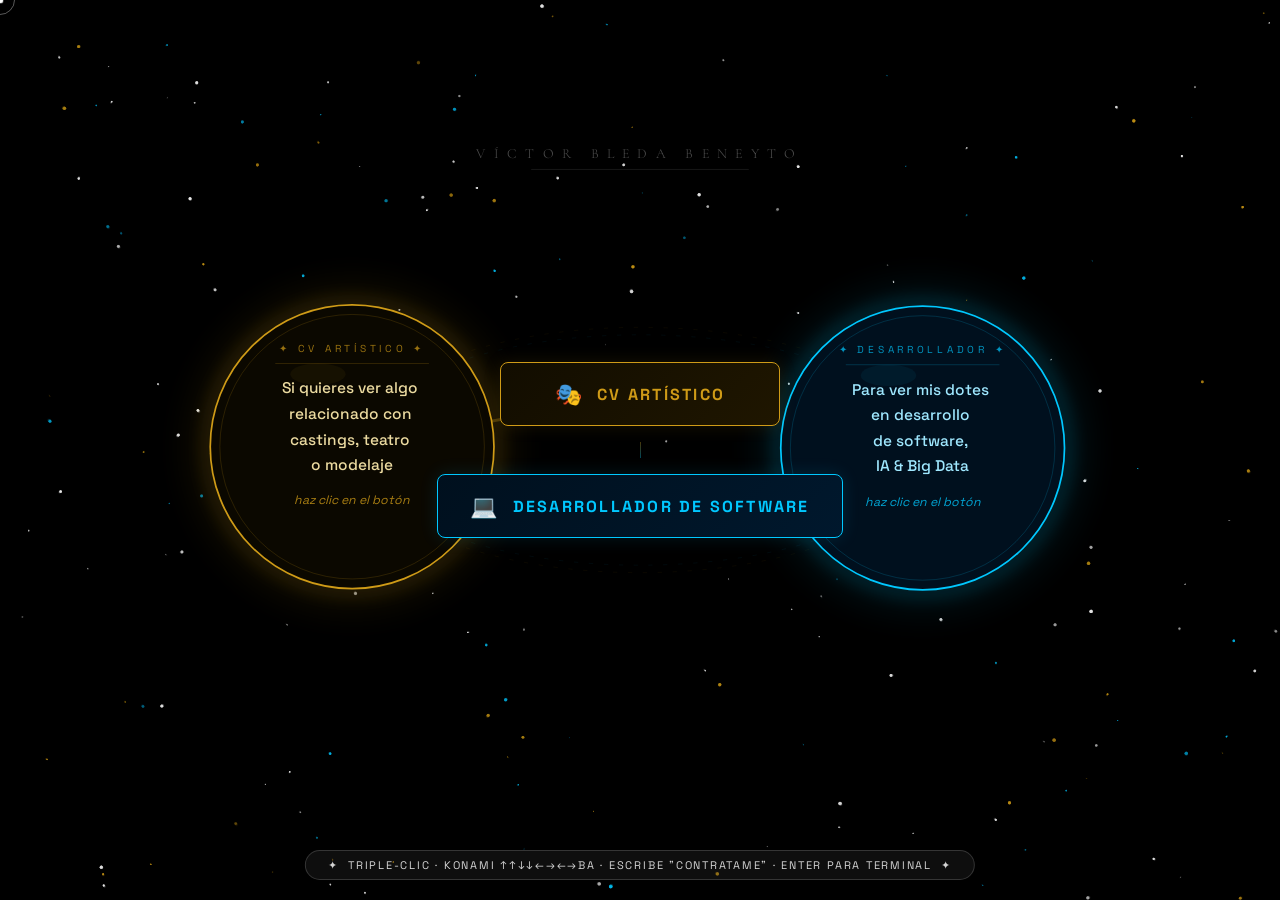
<file: index.html>
<!DOCTYPE html>
<html lang="es">
<head>
    <meta charset="UTF-8">
    <meta name="viewport" content="width=device-width, initial-scale=1.0">
    <title>Víctor Bleda Beneyto</title>
    <link rel="icon" type="image/png" href="images/logo/Logo.png">
    <link rel="preconnect" href="https://fonts.googleapis.com">
    <link rel="preconnect" href="https://fonts.gstatic.com" crossorigin>
    <link href="https://fonts.googleapis.com/css2?family=Space+Grotesk:wght@300;400;500;600;700&family=Cormorant+Garamond:ital,wght@0,300;0,600;1,300&family=JetBrains+Mono:wght@400;700&display=swap" rel="stylesheet">
    <link rel="stylesheet" href="css/index.css">
</head>
<body>

<div id="page-transition"></div>
<!-- script inline sin defer — se ejecuta antes del primer paint para que Chrome no muestre negro -->
<!-- no se puede poner en el JS principal porque ese va con defer y llega tarde -->
<script>
(function(){
    var pt = document.getElementById('page-transition');
    if (pt) pt.style.opacity = '0';
    window.addEventListener('pageshow', function() {
        var pt = document.getElementById('page-transition');
        if (pt) { pt.style.transition = 'none'; pt.style.opacity = '0'; }
    });
})();
</script>
<div id="cursor-dot"></div>
<div id="cursor-ring"></div>
<canvas id="bg-canvas"></canvas>

<!-- SVG de las burbujas orbitales — lo que más tiempo me llevó de toda la página
     el centro del viewBox es (600, 350) y cada burbuja sigue una elipse distinta
     la burbuja dorada va en sentido horario y la cian en antihorario
     los cometas van del botón a la burbuja y el JS mueve los extremos cada frame -->
<svg id="orbit-svg" viewBox="0 0 1200 700"
     preserveAspectRatio="xMidYMid meet"
     xmlns="http://www.w3.org/2000/svg">
    <defs>
        <!-- filtros de desenfoque para el efecto de brillo de las burbujas -->
        <filter id="blur-soft" x="-50%" y="-50%" width="200%" height="200%">
            <feGaussianBlur stdDeviation="16"/>
        </filter>
        <filter id="blur-med" x="-40%" y="-40%" width="180%" height="180%">
            <feGaussianBlur stdDeviation="8"/>
        </filter>

        <!-- gradientes de los cometas: el origen (en el botón) es transparente y el extremo (en la burbuja) es opaco -->
        <!-- el JS actualiza las coordenadas x1/y1/x2/y2 cada frame con setAttribute -->
        <linearGradient id="cg-gold" gradientUnits="userSpaceOnUse"
                        x1="600" y1="320" x2="330" y2="350">
            <stop offset="0%"  stop-color="#cf9b17" stop-opacity="0"/>
            <stop offset="70%" stop-color="#cf9b17" stop-opacity="0.4"/>
            <stop offset="100%" stop-color="#cf9b17" stop-opacity="0.85"/>
        </linearGradient>
        <linearGradient id="cg-cyan" gradientUnits="userSpaceOnUse"
                        x1="600" y1="380" x2="870" y2="350">
            <stop offset="0%"  stop-color="#00c8ff" stop-opacity="0"/>
            <stop offset="70%" stop-color="#00c8ff" stop-opacity="0.4"/>
            <stop offset="100%" stop-color="#00c8ff" stop-opacity="0.85"/>
        </linearGradient>
    </defs>

    <!-- elipses guía muy tenues para ver el camino de las órbitas -->
    <ellipse cx="600" cy="350" rx="270" ry="115"
             fill="none" stroke="#cf9b17" stroke-width=".5"
             opacity=".1" stroke-dasharray="4 10"/>
    <ellipse cx="600" cy="350" rx="265" ry="108"
             fill="none" stroke="#00c8ff"  stroke-width=".5"
             opacity=".1" stroke-dasharray="4 10"/>

    <!-- líneas de los cometas, el JS mueve sus extremos cada frame -->
    <line id="comet-gold"
          x1="600" y1="320" x2="330" y2="350"
          stroke="url(#cg-gold)" stroke-width="2.8" stroke-linecap="round"/>
    <line id="comet-cyan"
          x1="600" y1="380" x2="870" y2="350"
          stroke="url(#cg-cyan)" stroke-width="2.8" stroke-linecap="round"/>

    <!-- Comet head glow at bubble position (updated by JS) -->
    <circle id="ch-gold" cx="330" cy="350" r="22"
            fill="#cf9b17" opacity=".18" filter="url(#blur-med)"/>
    <circle id="ch-cyan" cx="870" cy="350" r="22"
            fill="#00c8ff"  opacity=".18" filter="url(#blur-med)"/>

    <!-- burbuja dorada — el JS le pone el transform cada frame para moverla por la elipse -->
    <!-- todo el contenido está centrado en (0,0) y el translate lo desplaza a la posición de la órbita -->
    <g id="bw-gold" transform="translate(330,350)">
        <!-- halo de luz suave de fondo -->
        <circle cx="0" cy="0" r="155" fill="#cf9b17" opacity=".07" filter="url(#blur-soft)"/>
        <!-- anillo de brillo desenfocado detrás del círculo principal -->
        <circle cx="0" cy="0" r="135" fill="none"
                stroke="#cf9b17" stroke-width="8" opacity=".22" filter="url(#blur-med)"/>
        <!-- círculo principal de la burbuja -->
        <circle cx="0" cy="0" r="133" fill="#0b0800" stroke="#cf9b17" stroke-width="1.6"/>
        <!-- anillo decorativo interior -->
        <circle cx="0" cy="0" r="124" fill="none"
                stroke="#cf9b17" stroke-width=".5" opacity=".32"/>

        <!-- etiqueta superior -->
        <text x="0" y="-89"
              text-anchor="middle" font-family="Space Grotesk,sans-serif"
              font-size="9.5" letter-spacing="3.5" fill="#cf9b17" opacity=".72">
            ✦  CV ARTÍSTICO  ✦
        </text>
        <line x1="-72" y1="-78" x2="72" y2="-78"
              stroke="#cf9b17" stroke-width=".6" opacity=".3"/>

        <!-- texto del interior de la burbuja -->
        <text text-anchor="middle" font-family="Space Grotesk,sans-serif"
              font-size="14.5" fill="#ecdba0" font-weight="500">
            <tspan x="0" y="-50">Si quieres ver algo</tspan>
            <tspan x="0" dy="24">relacionado con</tspan>
            <tspan x="0" dy="24">castings, teatro</tspan>
            <tspan x="0" dy="24">o modelaje</tspan>
        </text>

        <!-- pequeña pista en cursiva -->
        <text x="0" y="54"
              text-anchor="middle" font-family="Space Grotesk,sans-serif"
              font-size="11.5" fill="#cf9b17" opacity=".8" font-style="italic">
            haz clic en el botón
        </text>

        <!-- elipse de brillo sutil en la esquina -->
        <ellipse cx="-32" cy="-68" rx="26" ry="10" fill="#cf9b17" opacity=".06"/>
    </g>


    <!-- burbuja cian — igual que la dorada pero para el perfil de desarrollador -->
    <g id="bw-cyan" transform="translate(870,350)">
        <!-- halo de luz suave -->
        <circle cx="0" cy="0" r="155" fill="#00c8ff" opacity=".07" filter="url(#blur-soft)"/>
        <!-- anillo de brillo -->
        <circle cx="0" cy="0" r="135" fill="none"
                stroke="#00c8ff" stroke-width="8" opacity=".22" filter="url(#blur-med)"/>
        <!-- círculo principal -->
        <circle cx="0" cy="0" r="133" fill="#00101e" stroke="#00c8ff" stroke-width="1.6"/>
        <!-- anillo interior -->
        <circle cx="0" cy="0" r="124" fill="none"
                stroke="#00c8ff" stroke-width=".5" opacity=".32"/>

        <!-- etiqueta superior -->
        <text x="0" y="-89"
              text-anchor="middle" font-family="Space Grotesk,sans-serif"
              font-size="9.5" letter-spacing="3.5" fill="#00c8ff" opacity=".72">
            ✦  DESARROLLADOR  ✦
        </text>
        <line x1="-72" y1="-78" x2="72" y2="-78"
              stroke="#00c8ff" stroke-width=".6" opacity=".3"/>

        <!-- texto interior -->
        <text text-anchor="middle" font-family="Space Grotesk,sans-serif"
              font-size="14.5" fill="#9fe8ff" font-weight="500">
            <tspan x="0" y="-50">Para ver mis dotes</tspan>
            <tspan x="0" dy="24">en desarrollo</tspan>
            <tspan x="0" dy="24">de software,</tspan>
            <tspan x="0" dy="24">IA &amp; Big Data</tspan>
        </text>

        <!-- pista en cursiva -->
        <text x="0" y="54"
              text-anchor="middle" font-family="Space Grotesk,sans-serif"
              font-size="11.5" fill="#00c8ff" opacity=".8" font-style="italic">
            haz clic en el botón
        </text>

        <!-- brillo sutil -->
        <ellipse cx="-32" cy="-68" rx="26" ry="10" fill="#00c8ff" opacity=".06"/>
    </g>


    <!-- nombre centrado con línea decorativa debajo -->
    <text x="600" y="76" class="name-svg" id="name-svg-el">VÍCTOR BLEDA BENEYTO</text>
    <line x1="498" y1="87" x2="702" y2="87"
          stroke="rgba(255,255,255,.1)" stroke-width=".8"/>
</svg>


<!-- título alternativo para móvil — el SVG orbital se oculta en pantallas pequeñas -->
<div id="mobile-name">
    <h1>VÍCTOR BLEDA<br>BENEYTO</h1>
    <p>Actor · Modelo · Desarrollador</p>
</div>

<!-- ── Buttons ─────────────────────────────────────────── -->
<div id="buttons-layer">
    <a href="actor.html" class="btn btn-artistic" id="btn-art">
        <span class="btn-icon">🎭</span><span>CV Artístico</span>
    </a>
    <div id="btn-sep"></div>
    <a href="software.html" class="btn btn-software" id="btn-dev">
        <span class="btn-icon">💻</span><span>Desarrollador de Software</span>
    </a>
</div>

<div id="hint">✦ &nbsp;triple-clic · Konami ↑↑↓↓←→←→BA · escribe "contratame" · Enter para terminal &nbsp;✦</div>


<!-- ── Inactivity SVG stick figure ───────────────────────── -->
<div id="idle-char">
    <div class="idle-bubble" id="idle-bubble">¿Hola? ¿Estás ahí? 👋</div>
    <svg id="char-svg" width="80" height="115" viewBox="0 0 80 115" xmlns="http://www.w3.org/2000/svg">
        <g id="g-chair" opacity="0">
            <rect x="8"  y="63" width="55" height="5" rx="2" fill="#8B4513"/>
            <rect x="59" y="33" width="5"  height="34" rx="2" fill="#A0522D"/>
            <line x1="13" y1="68" x2="11" y2="92" stroke="#6B3410" stroke-width="3.5" stroke-linecap="round"/>
            <line x1="57" y1="68" x2="59" y2="92" stroke="#6B3410" stroke-width="3.5" stroke-linecap="round"/>
        </g>
        <g id="g-tomb" opacity="0">
            <rect x="18" y="48" width="44" height="52" rx="4" fill="#888"/>
            <path d="M18,60 A22,22 0 0,1 62,60" fill="#aaa"/>
            <text x="40" y="72" text-anchor="middle" font-size="7.5" fill="#555" font-family="Georgia,serif" font-weight="bold">R.I.P.</text>
            <line x1="40" y1="76" x2="40" y2="90" stroke="#555" stroke-width="3"/>
            <line x1="32" y1="83" x2="48" y2="83" stroke="#555" stroke-width="3"/>
            <text x="40" y="100" text-anchor="middle" font-size="6" fill="#666" font-family="Georgia,serif">Visitante</text>
        </g>
        <path id="g-beard" d="M26,27 C22,40 58,40 54,27" fill="#8B6914" opacity="0"/>
        <g id="g-body">
            <circle cx="40" cy="16" r="13" fill="#f5d3b5" stroke="white" stroke-width="2"/>
            <circle id="c-eye-l" cx="35" cy="13" r="2.5" fill="#333"/>
            <circle id="c-eye-r" cx="45" cy="13" r="2.5" fill="#333"/>
            <path id="c-mouth" d="M35,20 Q40,24 45,20" stroke="#333" stroke-width="1.5" fill="none" stroke-linecap="round"/>
            <line x1="40" y1="29" x2="40" y2="56" stroke="white" stroke-width="3" stroke-linecap="round"/>
            <line id="c-arm-l" x1="40" y1="38" x2="22" y2="52" stroke="white" stroke-width="2.5" stroke-linecap="round"/>
            <line id="c-arm-r" x1="40" y1="38" x2="58" y2="52" stroke="white" stroke-width="2.5" stroke-linecap="round"/>
            <line id="c-leg-lu" x1="40" y1="56" x2="28" y2="82" stroke="white" stroke-width="2.5" stroke-linecap="round"/>
            <line id="c-leg-ru" x1="40" y1="56" x2="52" y2="82" stroke="white" stroke-width="2.5" stroke-linecap="round"/>
            <line id="c-leg-ll" x1="28" y1="82" x2="28" y2="100" stroke="white" stroke-width="2.5" stroke-linecap="round" opacity="0"/>
            <line id="c-leg-rl" x1="52" y1="82" x2="52" y2="100" stroke="white" stroke-width="2.5" stroke-linecap="round" opacity="0"/>
        </g>
        <path id="c-sweat" d="M53,4 Q56,0 59,4 Q59,9 53,9 Z" fill="#88ccff" opacity="0"/>
    </svg>
</div>

<!-- Easter eggs -->
<canvas id="matrix-canvas"></canvas>
<div id="hire-overlay">
    <div class="hire-title">¡CONTRÁTAME!</div>
    <div class="hire-sub">
        <span class="email-obf" data-u="vicblebe" data-d="gmail.com" style="cursor:pointer;color:var(--cyan);"></span><br>
        IA · Big Data · Desarrollo de Software<br>
        <a href="https://github.com/VictorBledaBeneyto" target="_blank">GitHub</a>
        &nbsp;·&nbsp;
        <a href="https://www.linkedin.com/in/victor-bleda-beneyto" target="_blank">LinkedIn</a>
    </div>
    <button class="hire-close" onclick="closeHire()">✕ &nbsp;Cerrar</button>
</div>

<div id="retro-overlay">
    <div class="retro-titlebar">
        <div class="retro-dot retro-dot-r"></div>
        <div class="retro-dot retro-dot-y"></div>
        <div class="retro-dot retro-dot-g" onclick="closeRetro()" title="Cerrar"></div>
        <span style="margin-left:12px;">victor@portfolio:~$</span>
        <span style="margin-left:auto;font-size:11px;opacity:.5;">Enter · Esc para cerrar</span>
    </div>
    <div class="retro-body" id="retro-body"></div>
    <div class="retro-input-row">
        <span class="retro-prompt">victor@portfolio:~$&nbsp;</span>
        <input id="retro-input" type="text" autocomplete="off" autocorrect="off" spellcheck="false" placeholder="escribe 'help'...">
    </div>
</div>

<script src="js/index.js" defer></script>
</body>
</html>
</file>
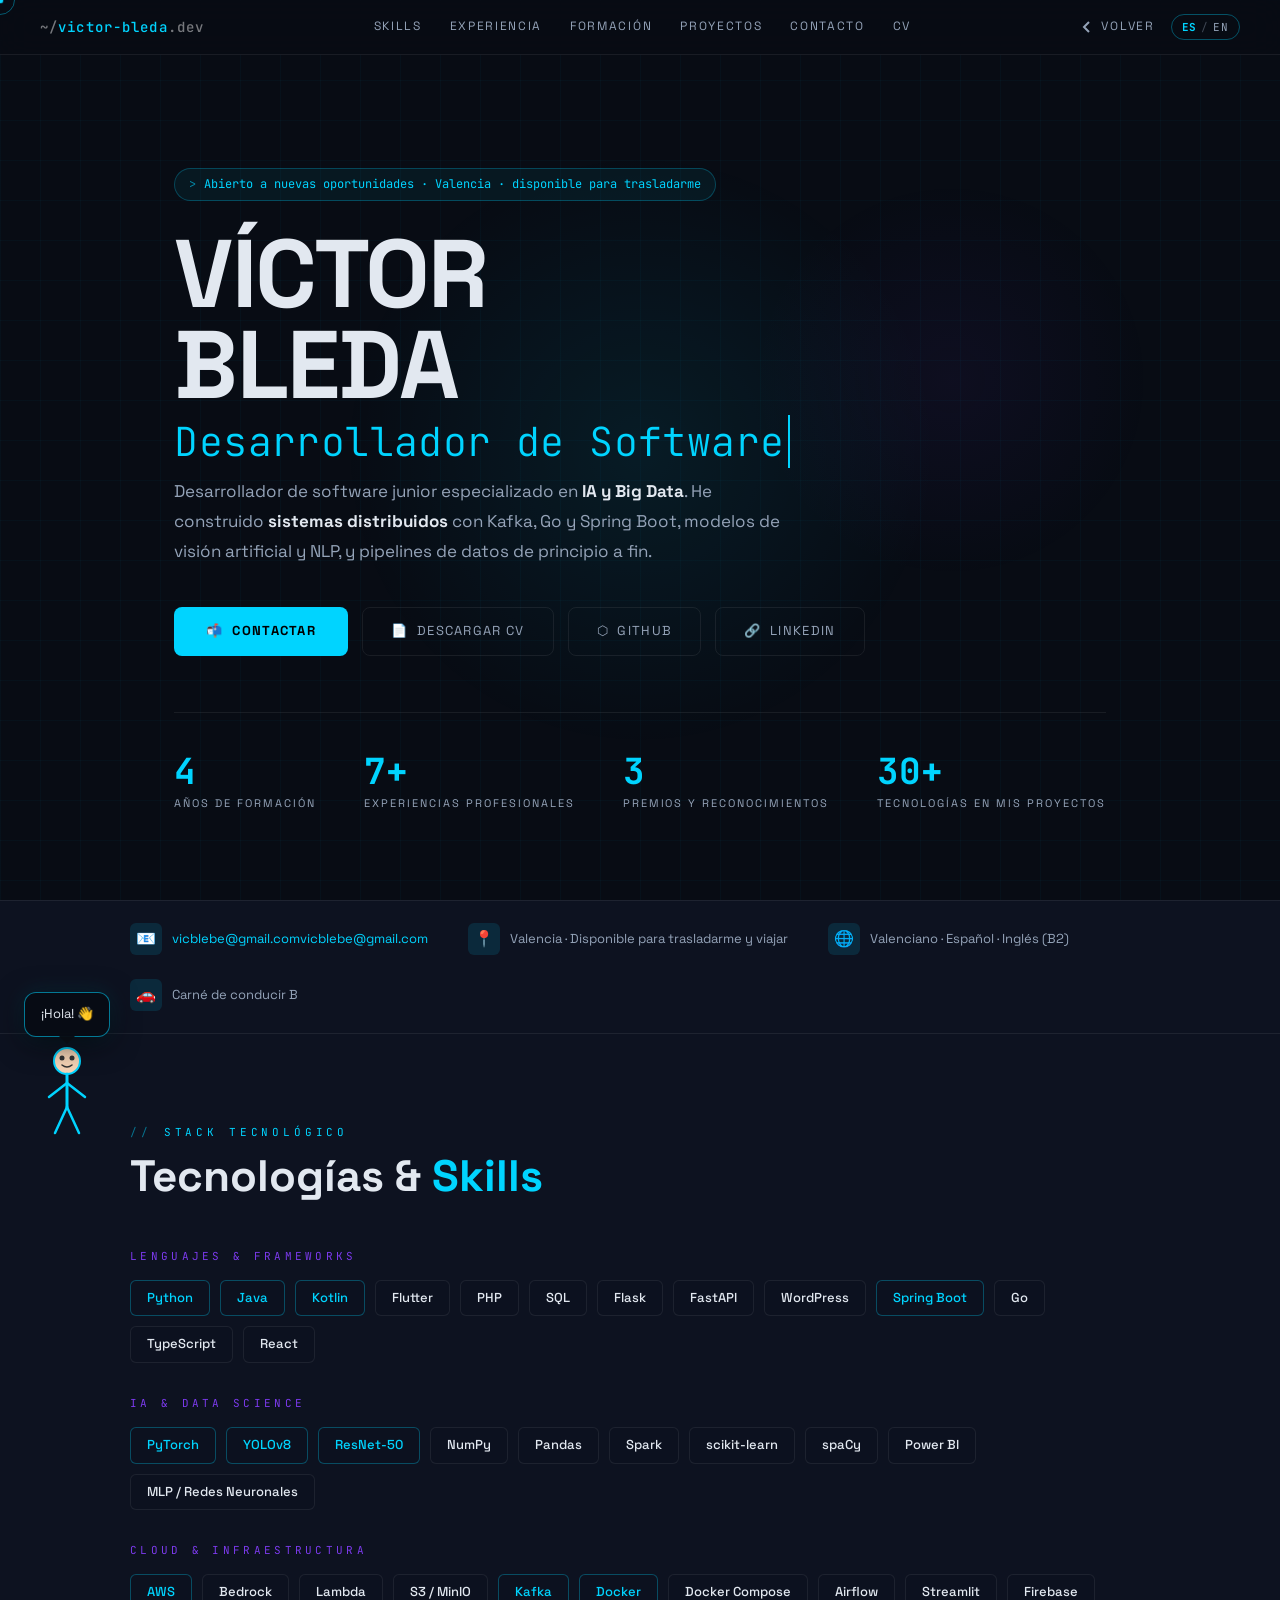
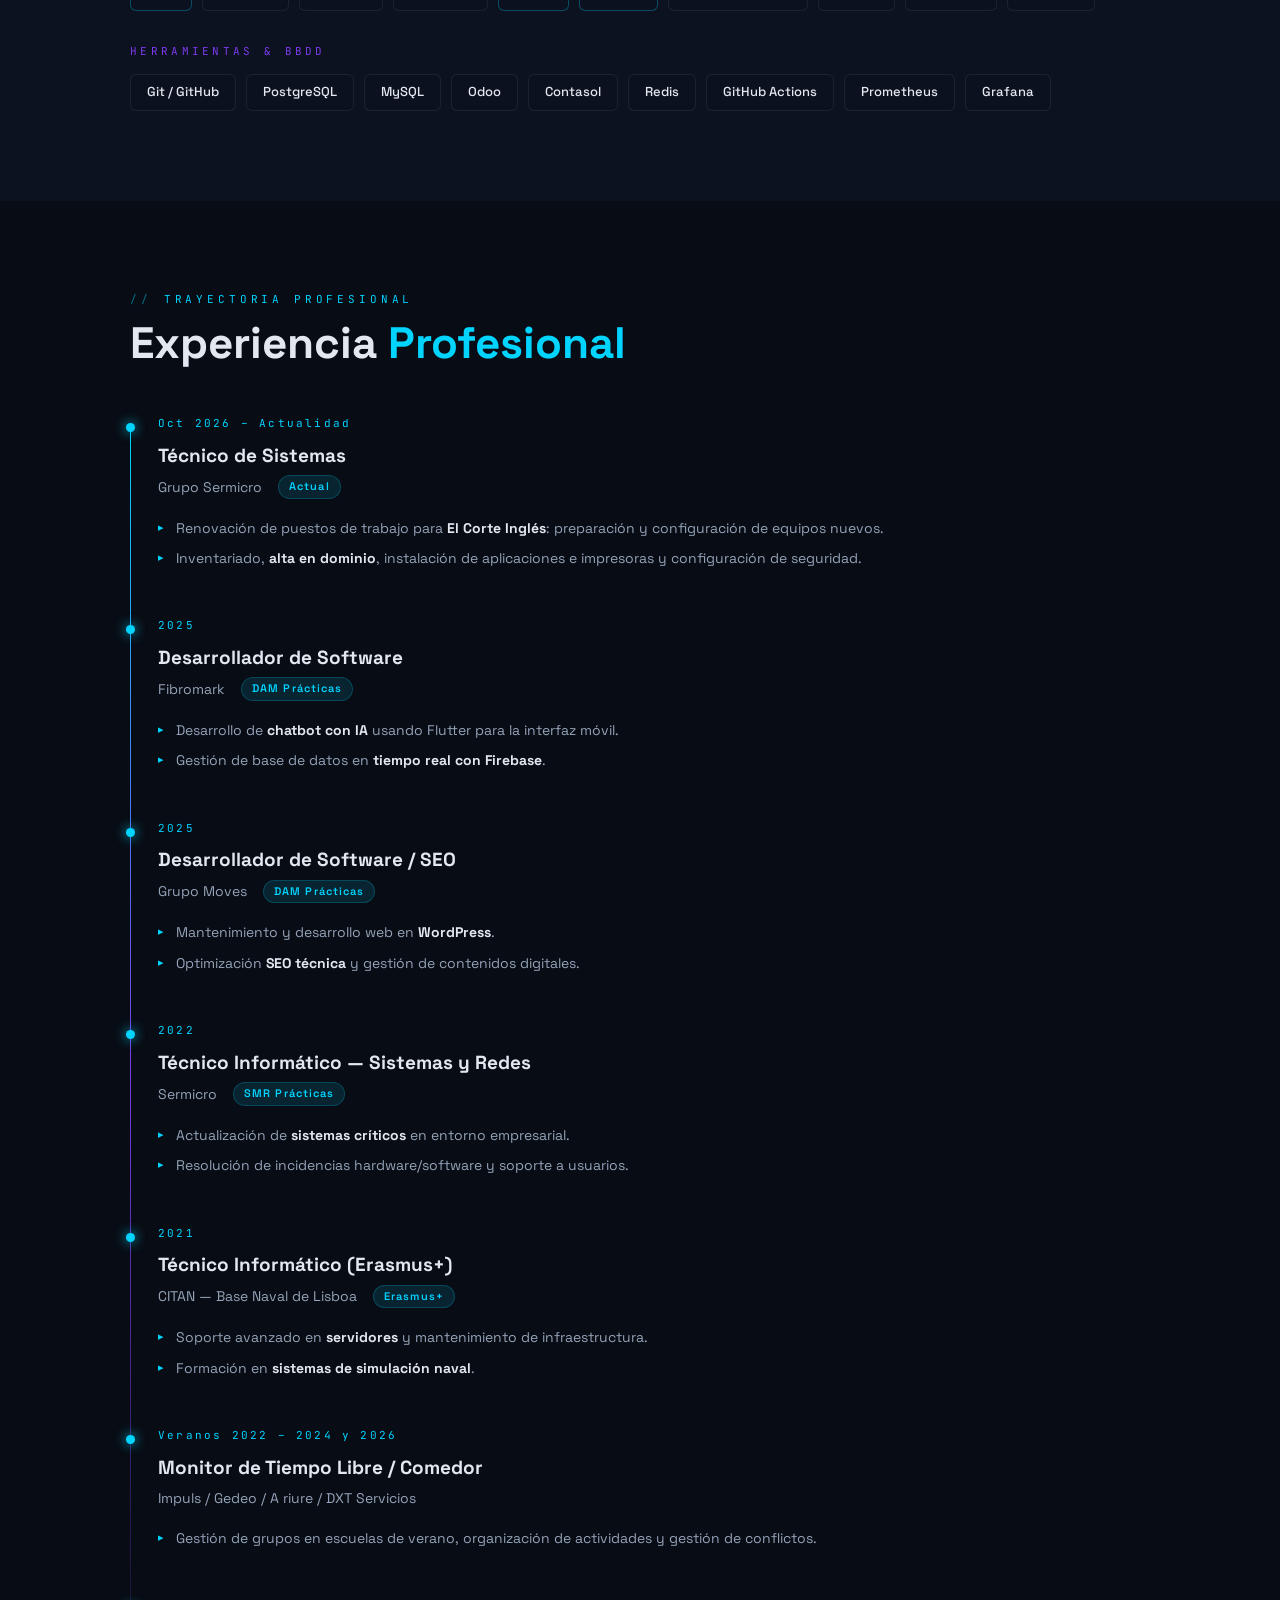
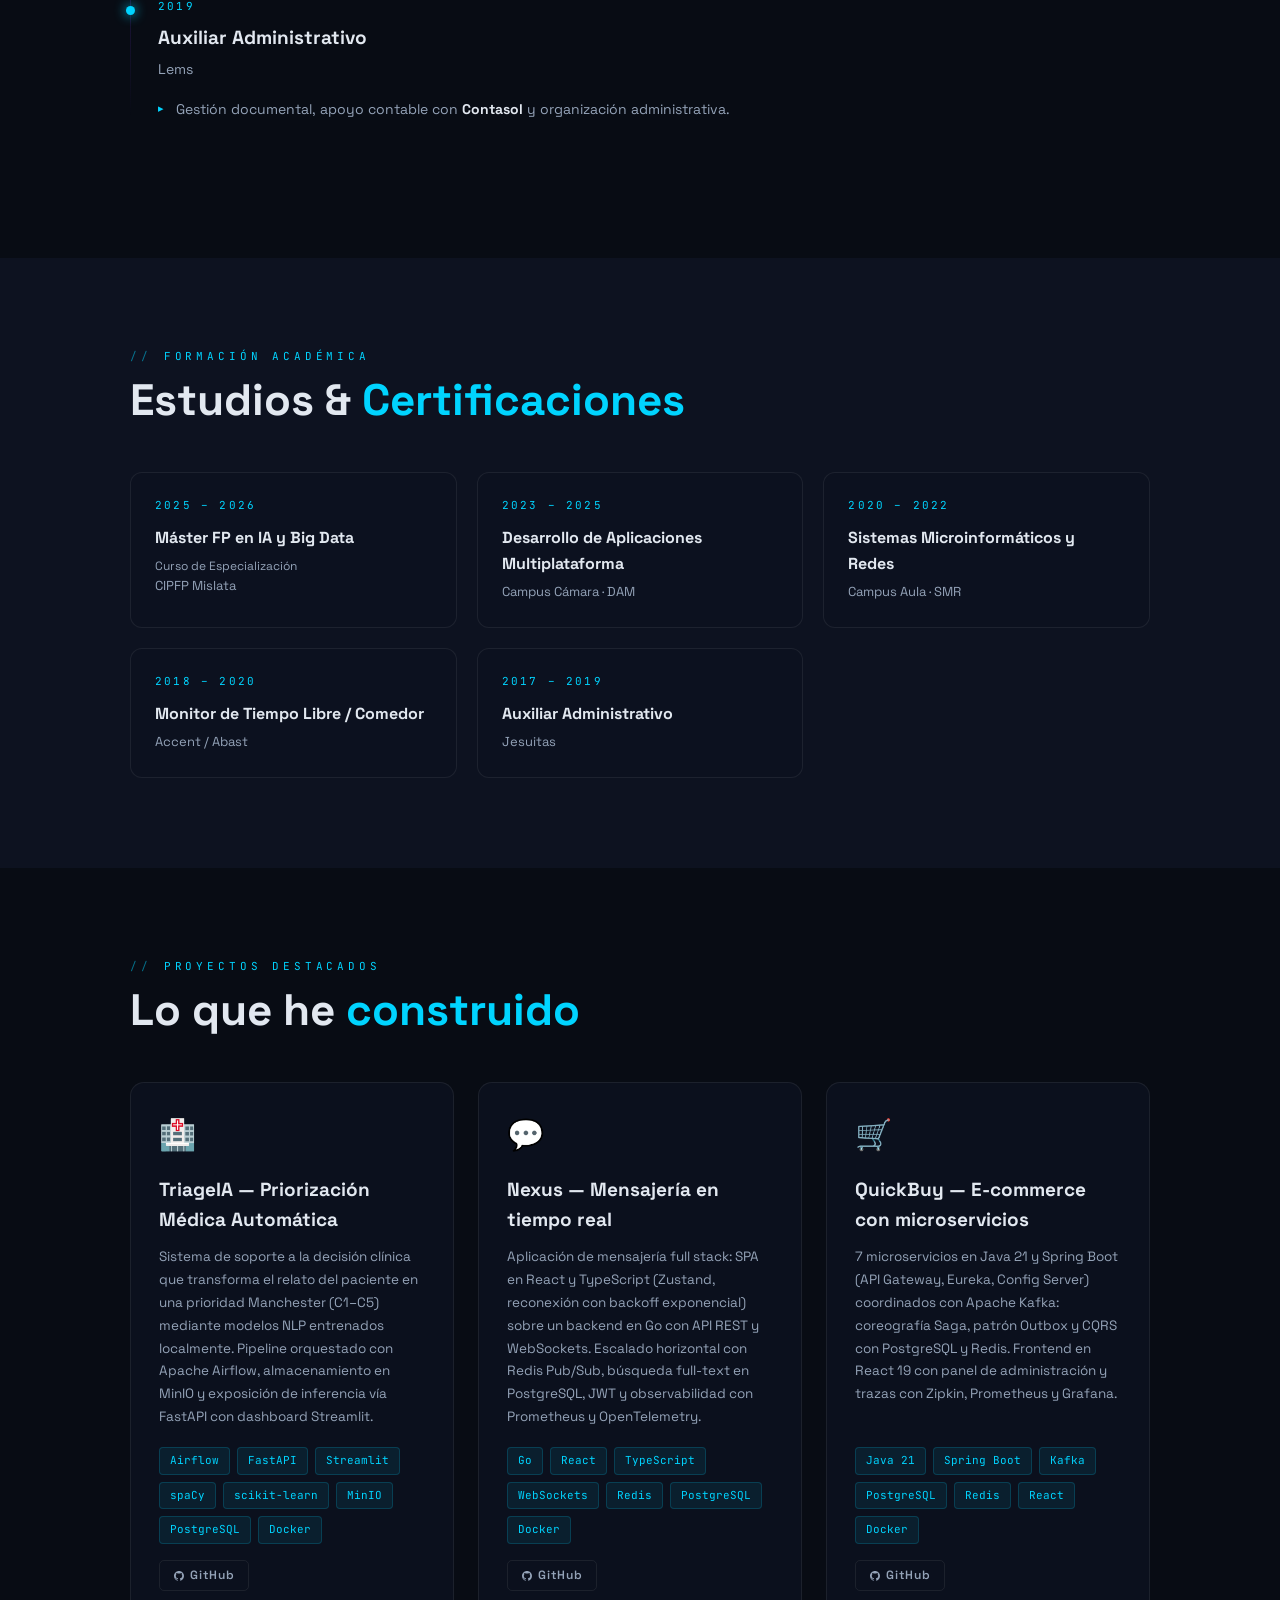
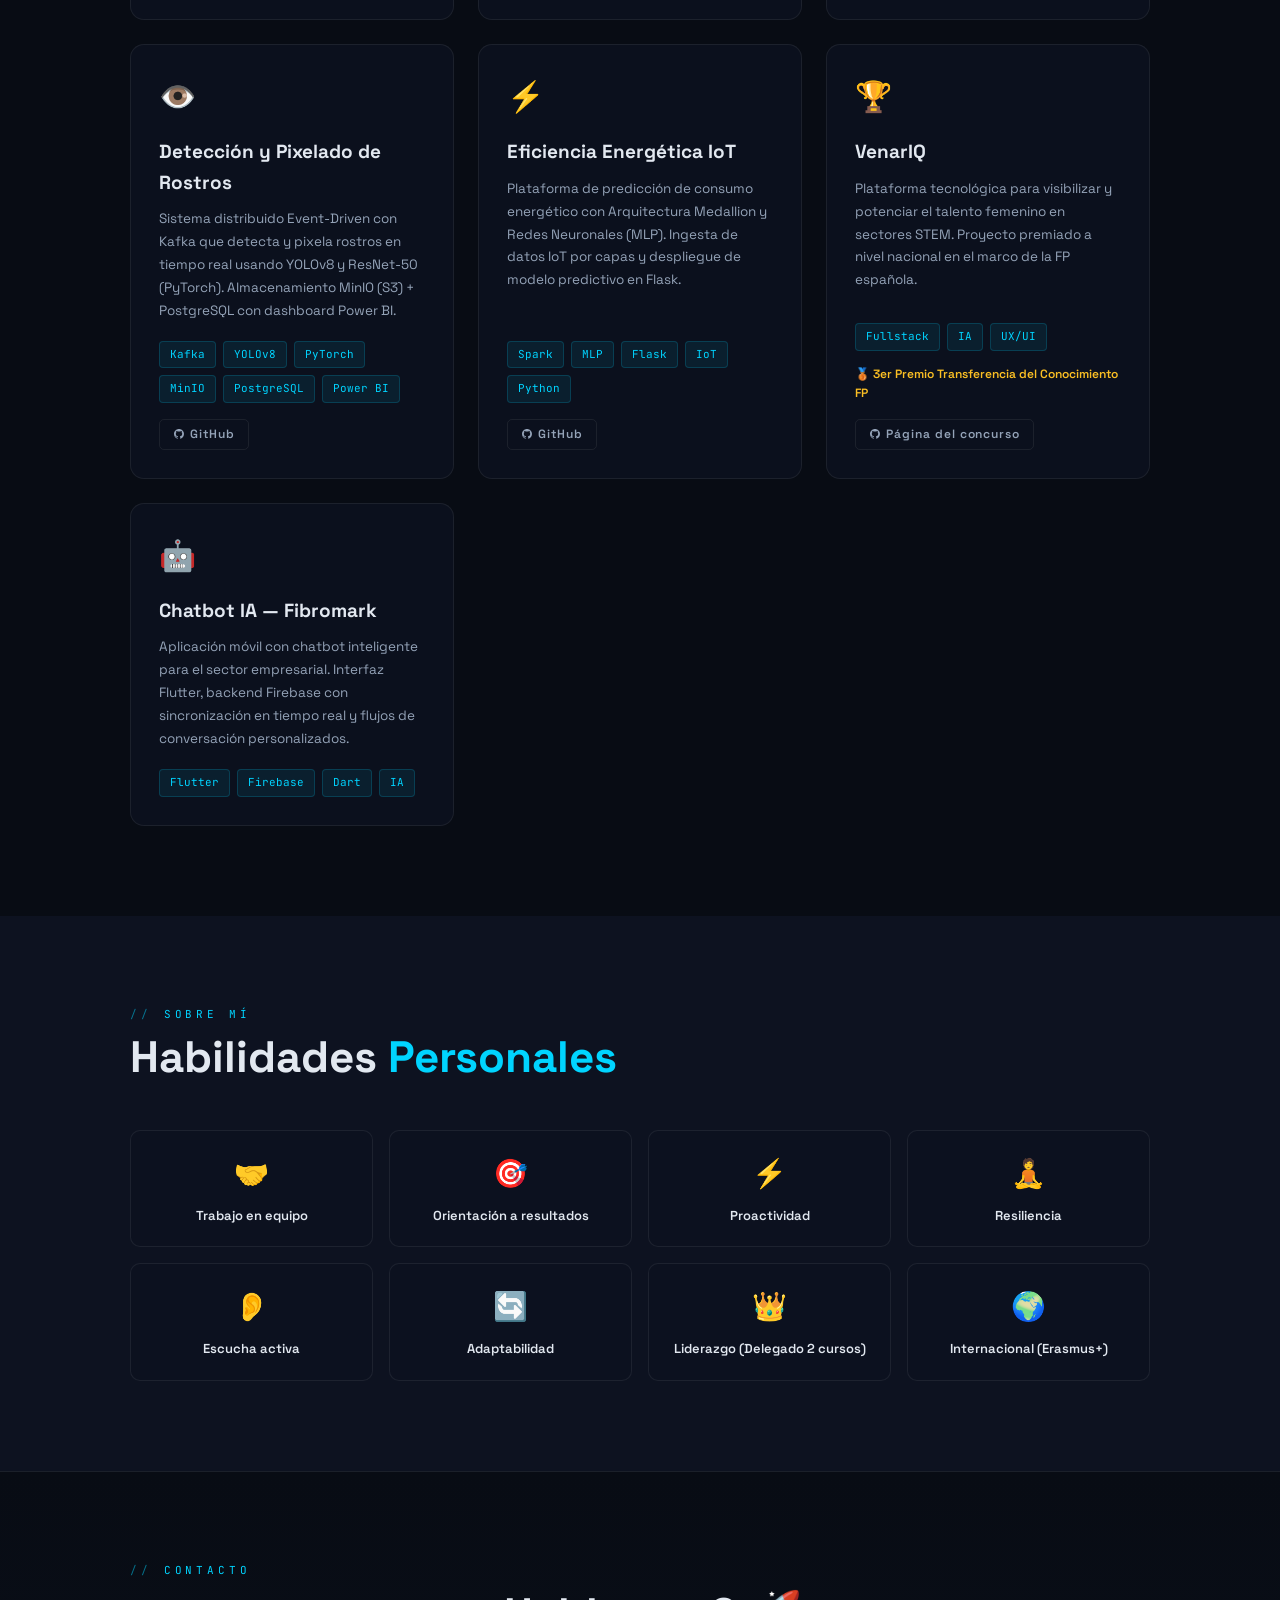
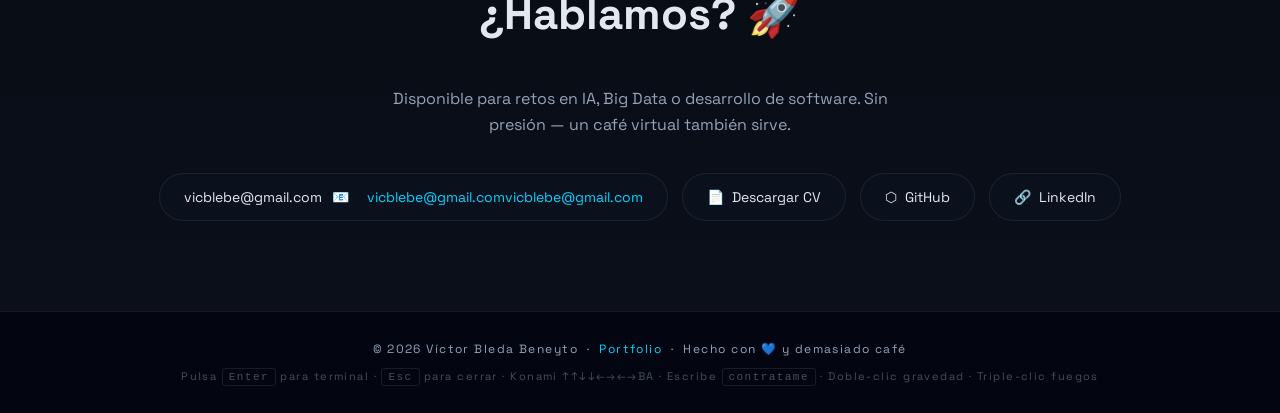
<file: software.html>
<!DOCTYPE html>
<html lang="es">
<head>
    <meta charset="UTF-8">
    <meta name="viewport" content="width=device-width, initial-scale=1.0">
    <title>Víctor Bleda Beneyto</title>
    <meta name="description" content="Víctor Bleda Beneyto — desarrollador de software junior en IA y Big Data (Valencia). Proyectos con Python, Java, Go, Kafka y AWS.">
    <meta property="og:title" content="Víctor Bleda Beneyto — Desarrollador de Software · IA y Big Data">
    <meta property="og:description" content="Desarrollador junior en IA y Big Data. Proyectos con Python, Java, Go, Kafka y AWS.">
    <meta property="og:image" content="https://victorbledabeneyto.com/images/fotos/foto_cv.jpg">
    <meta property="og:type" content="website">
    <link rel="icon" type="image/png" href="images/logo/Logo.png">
    <link rel="preconnect" href="https://fonts.googleapis.com">
    <link rel="preconnect" href="https://fonts.gstatic.com" crossorigin>
    <link href="https://fonts.googleapis.com/css2?family=Space+Grotesk:wght@300;400;500;600;700&family=JetBrains+Mono:wght@300;400;500;700&display=swap" rel="stylesheet">
    <link rel="stylesheet" href="css/software.css?v=20261014">

</head>
<body>

<div id="cursor-dot"></div>
<div id="cursor-ring"></div>

<div id="page-transition"></div>
<!-- script inline sin defer para ocultar el overlay antes del primer paint — soluciona el flash negro de Chrome -->
<script>
(function(){
    var pt = document.getElementById('page-transition');
    if (pt) pt.style.opacity = '0';
    window.addEventListener('pageshow', function() {
        var pt = document.getElementById('page-transition');
        if (pt) { pt.style.transition = 'none'; pt.style.opacity = '0'; }
    });
})();
</script>

<!-- NAV -->
<nav>
    <a href="index.html" class="nav-logo"><span>~/</span>victor-bleda<span>.dev</span></a>
    <div class="nav-links" id="nav-links">
        <a href="#skills">Skills</a>
        <a href="#experience" data-en="Experience">Experiencia</a>
        <a href="#education" data-en="Education">Formación</a>
        <a href="#projects" data-en="Projects">Proyectos</a>
        <a href="#contact-section" data-en="Contact">Contacto</a>
        <a href="docs/Victor_Bleda_Beneyto_CV.pdf" data-en-href="docs/Victor_Bleda_Beneyto_CV_EN.pdf" target="_blank" rel="noopener" class="nav-cv">CV</a>
    </div>
    <div class="nav-right">
        <a href="index.html" class="nav-back">
            <svg viewBox="0 0 14 14" fill="none" stroke="currentColor" stroke-width="2" width="14" height="14"><path d="M9 2L4 7l5 5"/></svg>
            <span data-en="Back">Volver</span>
        </a>
        <button id="lang-toggle" type="button" aria-label="Cambiar idioma / Change language"><span class="lang-opt" data-l="es">ES</span><span class="lang-sep">/</span><span class="lang-opt" data-l="en">EN</span></button>
        <button id="nav-toggle" aria-label="Menú" aria-expanded="false">
            <span></span><span></span><span></span>
        </button>
    </div>
</nav>

<!-- HERO -->
<section id="hero">
    <div class="hero-glow"></div>
    <div class="hero-glow2"></div>
    <div class="container hero-inner">
        <div class="hero-tag" data-en="Open to new opportunities · Valencia · willing to relocate">Abierto a nuevas oportunidades · Valencia · disponible para trasladarme</div>
        <h1 class="hero-name">
            VÍCTOR<br>BLEDA
            <span class="typed-wrapper"><span id="typed-text"></span></span>
        </h1>
        <p class="hero-desc" data-en="Junior software developer focused on &lt;strong&gt;AI and Big Data&lt;/strong&gt;. I have built &lt;strong&gt;distributed systems&lt;/strong&gt; with Kafka, Go and Spring Boot, computer-vision and NLP models, and end-to-end data pipelines.">
            Desarrollador de software junior especializado en <strong>IA y Big Data</strong>. He construido <strong>sistemas distribuidos</strong> con Kafka, Go y Spring Boot, modelos de visión artificial y NLP, y pipelines de datos de principio a fin.
        </p>
        <div class="hero-cta">
            <a href="#contact-section" class="btn-primary" data-en="📬 &amp;nbsp;Contact me">📬 &nbsp;Contactar</a>
            <a href="docs/Victor_Bleda_Beneyto_CV.pdf" data-en-href="docs/Victor_Bleda_Beneyto_CV_EN.pdf" download class="btn-ghost cv-download" data-en="📄 &amp;nbsp;Download CV">📄 &nbsp;Descargar CV</a>
            <a href="https://github.com/VictorBledaBeneyto" target="_blank" class="btn-ghost">⬡ &nbsp;GitHub</a>
            <a href="https://www.linkedin.com/in/victor-bleda-beneyto-4a9a90237/" target="_blank" class="btn-ghost">🔗 &nbsp;LinkedIn</a>
        </div>
        <div class="hero-stats">
            <div><span class="stat-num" data-target="4">0</span><span class="stat-label" data-en="Years of training">Años de formación</span></div>
            <div><span class="stat-num" data-target="7">0</span><span class="stat-label" data-en="Work experiences">Experiencias profesionales</span></div>
            <div><span class="stat-num" data-target="3">0</span><span class="stat-label" data-en="Awards &amp;amp; recognitions">Premios y reconocimientos</span></div>
            <div><span class="stat-num" data-target="30">0</span><span class="stat-label" data-en="Technologies in my projects">Tecnologías en mis proyectos</span></div>
        </div>
    </div>
</section>

<!-- CONTACT STRIP (sin teléfono, email obfuscado) -->
<div class="contact-strip">
    <div class="container">
        <div class="contact-item">
            <div class="ci-icon">📧</div>
            <span><a class="email-obf" data-u="vicblebe" data-d="gmail.com" title="Clic para escribir un email"></a></span>
        </div>
        <div class="contact-item">
            <div class="ci-icon">📍</div>
            <span data-en="Valencia · Willing to relocate and travel">Valencia · Disponible para trasladarme y viajar</span>
        </div>
        <div class="contact-item">
            <div class="ci-icon">🌐</div>
            <span data-en="Valencian · Spanish · English (B2)">Valenciano · Español · Inglés (B2)</span>
        </div>
        <div class="contact-item">
            <div class="ci-icon">🚗</div>
            <span data-en="Driving licence (B)">Carné de conducir B</span>
        </div>
    </div>
</div>

<!-- SKILLS -->
<section id="skills">
    <div class="container">
        <p class="section-label" data-en="Tech stack">Stack tecnológico</p>
        <h2 class="section-title" data-en="Technologies &amp;amp; &lt;span&gt;Skills&lt;/span&gt;">Tecnologías &amp; <span>Skills</span></h2>
        <div class="skill-categories">
            <div>
                <p class="skill-cat-title" data-en="Languages &amp;amp; Frameworks">Lenguajes &amp; Frameworks</p>
                <div class="skill-tags">
                    <span class="skill-tag hi">Python</span><span class="skill-tag hi">Java</span>
                    <span class="skill-tag hi">Kotlin</span><span class="skill-tag">Flutter</span>
                    <span class="skill-tag">PHP</span><span class="skill-tag">SQL</span>
                    <span class="skill-tag">Flask</span><span class="skill-tag">FastAPI</span>
                    <span class="skill-tag">WordPress</span>
                    <span class="skill-tag hi">Spring Boot</span><span class="skill-tag">Go</span>
                    <span class="skill-tag">TypeScript</span><span class="skill-tag">React</span>
                </div>
            </div>
            <div>
                <p class="skill-cat-title" data-en="AI &amp;amp; Data Science">IA &amp; Data Science</p>
                <div class="skill-tags">
                    <span class="skill-tag hi">PyTorch</span><span class="skill-tag hi">YOLOv8</span>
                    <span class="skill-tag hi">ResNet-50</span><span class="skill-tag">NumPy</span>
                    <span class="skill-tag">Pandas</span><span class="skill-tag">Spark</span>
                    <span class="skill-tag">scikit-learn</span><span class="skill-tag">spaCy</span>
                    <span class="skill-tag">Power BI</span><span class="skill-tag" data-en="MLP / Neural Networks">MLP / Redes Neuronales</span>
                </div>
            </div>
            <div>
                <p class="skill-cat-title" data-en="Cloud &amp;amp; Infrastructure">Cloud &amp; Infraestructura</p>
                <div class="skill-tags">
                    <span class="skill-tag hi">AWS</span><span class="skill-tag">Bedrock</span>
                    <span class="skill-tag">Lambda</span><span class="skill-tag">S3 / MinIO</span>
                    <span class="skill-tag hi">Kafka</span><span class="skill-tag hi">Docker</span>
                    <span class="skill-tag">Docker Compose</span><span class="skill-tag">Airflow</span>
                    <span class="skill-tag">Streamlit</span><span class="skill-tag">Firebase</span>
                </div>
            </div>
            <div>
                <p class="skill-cat-title" data-en="Tools &amp;amp; Databases">Herramientas &amp; BBDD</p>
                <div class="skill-tags">
                    <span class="skill-tag">Git / GitHub</span><span class="skill-tag">PostgreSQL</span>
                    <span class="skill-tag">MySQL</span><span class="skill-tag">Odoo</span>
                    <span class="skill-tag">Contasol</span>
                    <span class="skill-tag">Redis</span><span class="skill-tag">GitHub Actions</span>
                    <span class="skill-tag">Prometheus</span><span class="skill-tag">Grafana</span>
                </div>
            </div>
        </div>
    </div>
</section>

<!-- EXPERIENCE -->
<section id="experience">
    <div class="container">
        <p class="section-label" data-en="Career">Trayectoria profesional</p>
        <h2 class="section-title" data-en="Work &lt;span&gt;Experience&lt;/span&gt;">Experiencia <span>Profesional</span></h2>
        <div class="timeline">
            <div class="timeline-item">
                <p class="timeline-date" data-en="Oct 2026 – Present">Oct 2026 – Actualidad</p>
                <h3 class="timeline-role" data-en="Systems Technician">Técnico de Sistemas</h3>
                <div class="timeline-company">Grupo Sermicro &nbsp;<span class="company-badge" data-en="Current">Actual</span></div>
                <ul class="timeline-bullets">
                    <li data-en="Workstation refresh project for &lt;strong&gt;El Corte Inglés&lt;/strong&gt;: preparing and configuring new devices.">Renovación de puestos de trabajo para <strong>El Corte Inglés</strong>: preparación y configuración de equipos nuevos.</li>
                    <li data-en="Asset inventory, &lt;strong&gt;domain enrollment&lt;/strong&gt;, application and printer installation, and security configuration.">Inventariado, <strong>alta en dominio</strong>, instalación de aplicaciones e impresoras y configuración de seguridad.</li>
                </ul>
            </div>
            <div class="timeline-item">
                <p class="timeline-date">2025</p>
                <h3 class="timeline-role" data-en="Software Developer">Desarrollador de Software</h3>
                <div class="timeline-company">Fibromark &nbsp;<span class="company-badge" data-en="DAM internship">DAM Prácticas</span></div>
                <ul class="timeline-bullets">
                    <li data-en="Built an &lt;strong&gt;AI chatbot&lt;/strong&gt; with Flutter for the mobile interface.">Desarrollo de <strong>chatbot con IA</strong> usando Flutter para la interfaz móvil.</li>
                    <li data-en="&lt;strong&gt;Real-time database&lt;/strong&gt; management with Firebase.">Gestión de base de datos en <strong>tiempo real con Firebase</strong>.</li>
                </ul>
            </div>
            <div class="timeline-item">
                <p class="timeline-date">2025</p>
                <h3 class="timeline-role" data-en="Software Developer / SEO">Desarrollador de Software / SEO</h3>
                <div class="timeline-company">Grupo Moves &nbsp;<span class="company-badge" data-en="DAM internship">DAM Prácticas</span></div>
                <ul class="timeline-bullets">
                    <li data-en="Website maintenance and development in &lt;strong&gt;WordPress&lt;/strong&gt;.">Mantenimiento y desarrollo web en <strong>WordPress</strong>.</li>
                    <li data-en="&lt;strong&gt;Technical SEO&lt;/strong&gt; optimisation and digital content management.">Optimización <strong>SEO técnica</strong> y gestión de contenidos digitales.</li>
                </ul>
            </div>
            <div class="timeline-item">
                <p class="timeline-date">2022</p>
                <h3 class="timeline-role" data-en="IT Technician — Systems and Networks">Técnico Informático — Sistemas y Redes</h3>
                <div class="timeline-company">Sermicro &nbsp;<span class="company-badge" data-en="SMR internship">SMR Prácticas</span></div>
                <ul class="timeline-bullets">
                    <li data-en="Updating &lt;strong&gt;critical systems&lt;/strong&gt; in a corporate environment.">Actualización de <strong>sistemas críticos</strong> en entorno empresarial.</li>
                    <li data-en="Hardware/software incident resolution and user support.">Resolución de incidencias hardware/software y soporte a usuarios.</li>
                </ul>
            </div>
            <div class="timeline-item">
                <p class="timeline-date">2021</p>
                <h3 class="timeline-role" data-en="IT Technician (Erasmus+)">Técnico Informático (Erasmus+)</h3>
                <div class="timeline-company">CITAN — Base Naval de Lisboa &nbsp;<span class="company-badge">Erasmus+</span></div>
                <ul class="timeline-bullets">
                    <li data-en="Advanced &lt;strong&gt;server&lt;/strong&gt; support and infrastructure maintenance.">Soporte avanzado en <strong>servidores</strong> y mantenimiento de infraestructura.</li>
                    <li data-en="Training in &lt;strong&gt;naval simulation systems&lt;/strong&gt;.">Formación en <strong>sistemas de simulación naval</strong>.</li>
                </ul>
            </div>
            <div class="timeline-item">
                <p class="timeline-date" data-en="Summers 2022 – 2024 and 2026">Veranos 2022 – 2024 y 2026</p>
                <h3 class="timeline-role" data-en="Youth Leisure / Canteen Monitor">Monitor de Tiempo Libre / Comedor</h3>
                <div class="timeline-company">Impuls / Gedeo / A riure / DXT Servicios</div>
                <ul class="timeline-bullets"><li data-en="Managing groups at summer schools, organising activities and resolving conflicts.">Gestión de grupos en escuelas de verano, organización de actividades y gestión de conflictos.</li></ul>
            </div>
            <div class="timeline-item">
                <p class="timeline-date">2019</p>
                <h3 class="timeline-role" data-en="Administrative Assistant">Auxiliar Administrativo</h3>
                <div class="timeline-company">Lems</div>
                <ul class="timeline-bullets"><li data-en="Document management, accounting support with &lt;strong&gt;Contasol&lt;/strong&gt; and administrative tasks.">Gestión documental, apoyo contable con <strong>Contasol</strong> y organización administrativa.</li></ul>
            </div>
        </div>
    </div>
</section>

<!-- EDUCATION -->
<section id="education">
    <div class="container">
        <p class="section-label" data-en="Education">Formación académica</p>
        <h2 class="section-title" data-en="Studies &amp;amp; &lt;span&gt;Certifications&lt;/span&gt;">Estudios &amp; <span>Certificaciones</span></h2>
        <div class="edu-grid">
            <div class="edu-card"><p class="edu-year">2025 – 2026</p><h3 class="edu-name" data-en="Vocational Master in AI and Big Data">Máster FP en IA y Big Data</h3><p class="edu-sub" data-en="Specialisation Course">Curso de Especialización</p><p class="edu-inst">CIPFP Mislata</p></div>
            <div class="edu-card"><p class="edu-year">2023 – 2025</p><h3 class="edu-name" data-en="Multi-Platform Application Development">Desarrollo de Aplicaciones Multiplataforma</h3><p class="edu-inst">Campus Cámara · DAM</p></div>
            <div class="edu-card"><p class="edu-year">2020 – 2022</p><h3 class="edu-name" data-en="Microcomputer Systems and Networks">Sistemas Microinformáticos y Redes</h3><p class="edu-inst">Campus Aula · SMR</p></div>
            <div class="edu-card"><p class="edu-year">2018 – 2020</p><h3 class="edu-name" data-en="Youth Leisure / Canteen Monitor">Monitor de Tiempo Libre / Comedor</h3><p class="edu-inst">Accent / Abast</p></div>
            <div class="edu-card"><p class="edu-year">2017 – 2019</p><h3 class="edu-name" data-en="Administrative Assistant">Auxiliar Administrativo</h3><p class="edu-inst">Jesuitas</p></div>
        </div>
    </div>
</section>

<!-- PROJECTS -->
<section id="projects">
    <div class="container">
        <p class="section-label" data-en="Featured projects">Proyectos destacados</p>
        <h2 class="section-title" data-en="What I have &lt;span&gt;built&lt;/span&gt;">Lo que he <span>construido</span></h2>
        <div class="projects-grid">

            <div class="project-card">
                <div class="project-emoji">🏥</div>
                <h3 class="project-title" data-en="TriageIA — Automated Medical Triage">TriageIA — Priorización Médica Automática</h3>
                <p class="project-desc" data-en="Clinical decision-support system that turns a patient&#x27;s account into a Manchester triage priority (C1–C5) using locally trained NLP models. Pipeline orchestrated with Apache Airflow, MinIO storage and FastAPI inference with a Streamlit dashboard.">Sistema de soporte a la decisión clínica que transforma el relato del paciente en una prioridad Manchester (C1–C5) mediante modelos NLP entrenados localmente. Pipeline orquestado con Apache Airflow, almacenamiento en MinIO y exposición de inferencia vía FastAPI con dashboard Streamlit.</p>
                <div class="project-stack">
                    <span class="stack-tag">Airflow</span><span class="stack-tag">FastAPI</span>
                    <span class="stack-tag">Streamlit</span><span class="stack-tag">spaCy</span>
                    <span class="stack-tag">scikit-learn</span><span class="stack-tag">MinIO</span>
                    <span class="stack-tag">PostgreSQL</span><span class="stack-tag">Docker</span>
                </div>
                <div class="project-links">
                    <a class="proj-link" href="https://github.com/VictorBledaBeneyto/TriageIA-Priorizaci-nM-dica-Autom-tica" target="_blank">
                        <svg viewBox="0 0 24 24" fill="currentColor"><path d="M12 2C6.477 2 2 6.477 2 12c0 4.418 2.865 8.167 6.839 9.49.5.09.682-.217.682-.482 0-.237-.009-.868-.013-1.703-2.782.605-3.369-1.34-3.369-1.34-.454-1.154-1.11-1.462-1.11-1.462-.908-.62.069-.608.069-.608 1.003.07 1.531 1.03 1.531 1.03.892 1.529 2.341 1.087 2.91.832.092-.647.35-1.088.636-1.338-2.22-.253-4.555-1.11-4.555-4.943 0-1.091.39-1.984 1.029-2.683-.103-.253-.446-1.27.098-2.647 0 0 .84-.269 2.75 1.025A9.564 9.564 0 0 1 12 6.844a9.59 9.59 0 0 1 2.504.337c1.909-1.294 2.747-1.025 2.747-1.025.546 1.377.202 2.394.1 2.647.64.699 1.028 1.592 1.028 2.683 0 3.842-2.339 4.687-4.566 4.935.359.309.678.919.678 1.852 0 1.336-.012 2.415-.012 2.741 0 .267.18.577.688.48C19.138 20.164 22 16.418 22 12c0-5.523-4.477-10-10-10z"/></svg>
                        GitHub
                    </a>
                </div>
            </div>

            <div class="project-card">
                <div class="project-emoji">💬</div>
                <h3 class="project-title" data-en="Nexus — Real-time messaging">Nexus — Mensajería en tiempo real</h3>
                <p class="project-desc" data-en="Full-stack messaging app: React + TypeScript SPA (Zustand, auto-reconnect with exponential backoff) on a Go backend with REST API and WebSockets. Horizontal scaling with Redis Pub/Sub, PostgreSQL full-text search, JWT, and observability with Prometheus and OpenTelemetry.">Aplicación de mensajería full stack: SPA en React y TypeScript (Zustand, reconexión con backoff exponencial) sobre un backend en Go con API REST y WebSockets. Escalado horizontal con Redis Pub/Sub, búsqueda full-text en PostgreSQL, JWT y observabilidad con Prometheus y OpenTelemetry.</p>
                <div class="project-stack"><span class="stack-tag">Go</span><span class="stack-tag">React</span><span class="stack-tag">TypeScript</span><span class="stack-tag">WebSockets</span><span class="stack-tag">Redis</span><span class="stack-tag">PostgreSQL</span><span class="stack-tag">Docker</span></div>
                <div class="project-links">
                    <a class="proj-link" href="https://github.com/VictorBledaBeneyto/Nexus" target="_blank">
                        <svg viewBox="0 0 24 24" fill="currentColor"><path d="M12 2C6.477 2 2 6.477 2 12c0 4.418 2.865 8.167 6.839 9.49.5.09.682-.217.682-.482 0-.237-.009-.868-.013-1.703-2.782.605-3.369-1.34-3.369-1.34-.454-1.154-1.11-1.462-1.11-1.462-.908-.62.069-.608.069-.608 1.003.07 1.531 1.03 1.531 1.03.892 1.529 2.341 1.087 2.91.832.092-.647.35-1.088.636-1.338-2.22-.253-4.555-1.11-4.555-4.943 0-1.091.39-1.984 1.029-2.683-.103-.253-.446-1.27.098-2.647 0 0 .84-.269 2.75 1.025A9.564 9.564 0 0 1 12 6.844a9.59 9.59 0 0 1 2.504.337c1.909-1.294 2.747-1.025 2.747-1.025.546 1.377.202 2.394.1 2.647.64.699 1.028 1.592 1.028 2.683 0 3.842-2.339 4.687-4.566 4.935.359.309.678.919.678 1.852 0 1.336-.012 2.415-.012 2.741 0 .267.18.577.688.48C19.138 20.164 22 16.418 22 12c0-5.523-4.477-10-10-10z"/></svg>
                        GitHub
                    </a>
                </div>
            </div>
            <div class="project-card">
                <div class="project-emoji">🛒</div>
                <h3 class="project-title" data-en="QuickBuy — Microservices e-commerce">QuickBuy — E-commerce con microservicios</h3>
                <p class="project-desc" data-en="7 Java 21 / Spring Boot microservices (API Gateway, Eureka, Config Server) coordinated through Apache Kafka: Saga choreography, Outbox pattern and CQRS with PostgreSQL and Redis. React 19 frontend with admin panel; tracing and metrics with Zipkin, Prometheus and Grafana.">7 microservicios en Java 21 y Spring Boot (API Gateway, Eureka, Config Server) coordinados con Apache Kafka: coreografía Saga, patrón Outbox y CQRS con PostgreSQL y Redis. Frontend en React 19 con panel de administración y trazas con Zipkin, Prometheus y Grafana.</p>
                <div class="project-stack"><span class="stack-tag">Java 21</span><span class="stack-tag">Spring Boot</span><span class="stack-tag">Kafka</span><span class="stack-tag">PostgreSQL</span><span class="stack-tag">Redis</span><span class="stack-tag">React</span><span class="stack-tag">Docker</span></div>
                <div class="project-links">
                    <a class="proj-link" href="https://github.com/VictorBledaBeneyto/quickbuy" target="_blank">
                        <svg viewBox="0 0 24 24" fill="currentColor"><path d="M12 2C6.477 2 2 6.477 2 12c0 4.418 2.865 8.167 6.839 9.49.5.09.682-.217.682-.482 0-.237-.009-.868-.013-1.703-2.782.605-3.369-1.34-3.369-1.34-.454-1.154-1.11-1.462-1.11-1.462-.908-.62.069-.608.069-.608 1.003.07 1.531 1.03 1.531 1.03.892 1.529 2.341 1.087 2.91.832.092-.647.35-1.088.636-1.338-2.22-.253-4.555-1.11-4.555-4.943 0-1.091.39-1.984 1.029-2.683-.103-.253-.446-1.27.098-2.647 0 0 .84-.269 2.75 1.025A9.564 9.564 0 0 1 12 6.844a9.59 9.59 0 0 1 2.504.337c1.909-1.294 2.747-1.025 2.747-1.025.546 1.377.202 2.394.1 2.647.64.699 1.028 1.592 1.028 2.683 0 3.842-2.339 4.687-4.566 4.935.359.309.678.919.678 1.852 0 1.336-.012 2.415-.012 2.741 0 .267.18.577.688.48C19.138 20.164 22 16.418 22 12c0-5.523-4.477-10-10-10z"/></svg>
                        GitHub
                    </a>
                </div>
            </div>
            <div class="project-card">
                <div class="project-emoji">👁️</div>
                <h3 class="project-title" data-en="Real-time Face Detection and Blurring">Detección y Pixelado de Rostros</h3>
                <p class="project-desc" data-en="Event-driven distributed system with Kafka that detects and blurs faces in real time using YOLOv8 and ResNet-50 (PyTorch). MinIO (S3) + PostgreSQL storage with a Power BI dashboard.">Sistema distribuido Event-Driven con Kafka que detecta y pixela rostros en tiempo real usando YOLOv8 y ResNet-50 (PyTorch). Almacenamiento MinIO (S3) + PostgreSQL con dashboard Power BI.</p>
                <div class="project-stack">
                    <span class="stack-tag">Kafka</span><span class="stack-tag">YOLOv8</span>
                    <span class="stack-tag">PyTorch</span><span class="stack-tag">MinIO</span>
                    <span class="stack-tag">PostgreSQL</span><span class="stack-tag">Power BI</span>
                </div>
                <div class="project-links">
                    <a class="proj-link" href="https://github.com/VictorBledaBeneyto/DeteccionYPixeladoDeImagenes" target="_blank">
                        <svg viewBox="0 0 24 24" fill="currentColor"><path d="M12 2C6.477 2 2 6.477 2 12c0 4.418 2.865 8.167 6.839 9.49.5.09.682-.217.682-.482 0-.237-.009-.868-.013-1.703-2.782.605-3.369-1.34-3.369-1.34-.454-1.154-1.11-1.462-1.11-1.462-.908-.62.069-.608.069-.608 1.003.07 1.531 1.03 1.531 1.03.892 1.529 2.341 1.087 2.91.832.092-.647.35-1.088.636-1.338-2.22-.253-4.555-1.11-4.555-4.943 0-1.091.39-1.984 1.029-2.683-.103-.253-.446-1.27.098-2.647 0 0 .84-.269 2.75 1.025A9.564 9.564 0 0 1 12 6.844a9.59 9.59 0 0 1 2.504.337c1.909-1.294 2.747-1.025 2.747-1.025.546 1.377.202 2.394.1 2.647.64.699 1.028 1.592 1.028 2.683 0 3.842-2.339 4.687-4.566 4.935.359.309.678.919.678 1.852 0 1.336-.012 2.415-.012 2.741 0 .267.18.577.688.48C19.138 20.164 22 16.418 22 12c0-5.523-4.477-10-10-10z"/></svg>
                        GitHub
                    </a>
                </div>
            </div>

            <div class="project-card">
                <div class="project-emoji">⚡</div>
                <h3 class="project-title" data-en="IoT Energy Efficiency">Eficiencia Energética IoT</h3>
                <p class="project-desc" data-en="Energy-consumption forecasting platform with a Medallion architecture and neural networks (MLP). Layered IoT data ingestion and a predictive model deployed with Flask.">Plataforma de predicción de consumo energético con Arquitectura Medallion y Redes Neuronales (MLP). Ingesta de datos IoT por capas y despliegue de modelo predictivo en Flask.</p>
                <div class="project-stack">
                    <span class="stack-tag">Spark</span><span class="stack-tag">MLP</span>
                    <span class="stack-tag">Flask</span><span class="stack-tag">IoT</span>
                    <span class="stack-tag">Python</span>
                </div>
                <div class="project-links">
                    <a class="proj-link" href="https://github.com/VictorBledaBeneyto/Eficiencia-Energ-tica---Aula-IoT" target="_blank">
                        <svg viewBox="0 0 24 24" fill="currentColor"><path d="M12 2C6.477 2 2 6.477 2 12c0 4.418 2.865 8.167 6.839 9.49.5.09.682-.217.682-.482 0-.237-.009-.868-.013-1.703-2.782.605-3.369-1.34-3.369-1.34-.454-1.154-1.11-1.462-1.11-1.462-.908-.62.069-.608.069-.608 1.003.07 1.531 1.03 1.531 1.03.892 1.529 2.341 1.087 2.91.832.092-.647.35-1.088.636-1.338-2.22-.253-4.555-1.11-4.555-4.943 0-1.091.39-1.984 1.029-2.683-.103-.253-.446-1.27.098-2.647 0 0 .84-.269 2.75 1.025A9.564 9.564 0 0 1 12 6.844a9.59 9.59 0 0 1 2.504.337c1.909-1.294 2.747-1.025 2.747-1.025.546 1.377.202 2.394.1 2.647.64.699 1.028 1.592 1.028 2.683 0 3.842-2.339 4.687-4.566 4.935.359.309.678.919.678 1.852 0 1.336-.012 2.415-.012 2.741 0 .267.18.577.688.48C19.138 20.164 22 16.418 22 12c0-5.523-4.477-10-10-10z"/></svg>
                        GitHub
                    </a>
                </div>
            </div>

            <div class="project-card">
                <div class="project-emoji">🏆</div>
                <h3 class="project-title">VenarIQ</h3>
                <p class="project-desc" data-en="Tech platform to showcase and boost female talent in STEM. Awarded nationally within Spain&#x27;s vocational training (FP) programme.">Plataforma tecnológica para visibilizar y potenciar el talento femenino en sectores STEM. Proyecto premiado a nivel nacional en el marco de la FP española.</p>
                <div class="project-stack">
                    <span class="stack-tag">Fullstack</span><span class="stack-tag">IA</span><span class="stack-tag">UX/UI</span>
                </div>
                <div class="project-award" data-en="🥉 3rd Prize, FP Knowledge Transfer Awards">🥉 3er Premio Transferencia del Conocimiento FP</div>
                <div class="project-links">
                    <a class="proj-link" href="https://fpempresa.net/iii-edicion-premios-transferencia-de-conocimiento-de-la-fp/" target="_blank">
                        <svg viewBox="0 0 24 24" fill="currentColor"><path d="M12 2C6.477 2 2 6.477 2 12c0 4.418 2.865 8.167 6.839 9.49.5.09.682-.217.682-.482 0-.237-.009-.868-.013-1.703-2.782.605-3.369-1.34-3.369-1.34-.454-1.154-1.11-1.462-1.11-1.462-.908-.62.069-.608.069-.608 1.003.07 1.531 1.03 1.531 1.03.892 1.529 2.341 1.087 2.91.832.092-.647.35-1.088.636-1.338-2.22-.253-4.555-1.11-4.555-4.943 0-1.091.39-1.984 1.029-2.683-.103-.253-.446-1.27.098-2.647 0 0 .84-.269 2.75 1.025A9.564 9.564 0 0 1 12 6.844a9.59 9.59 0 0 1 2.504.337c1.909-1.294 2.747-1.025 2.747-1.025.546 1.377.202 2.394.1 2.647.64.699 1.028 1.592 1.028 2.683 0 3.842-2.339 4.687-4.566 4.935.359.309.678.919.678 1.852 0 1.336-.012 2.415-.012 2.741 0 .267.18.577.688.48C19.138 20.164 22 16.418 22 12c0-5.523-4.477-10-10-10z"/></svg>
                        <span data-en="Competition page">Página del concurso</span>
                    </a>
                </div>
            </div>

            <div class="project-card">
                <div class="project-emoji">🤖</div>
                <h3 class="project-title" data-en="AI Chatbot — Fibromark">Chatbot IA — Fibromark</h3>
                <p class="project-desc" data-en="Mobile app with an AI chatbot for business use. Flutter interface, Firebase backend with real-time sync and custom conversation flows.">Aplicación móvil con chatbot inteligente para el sector empresarial. Interfaz Flutter, backend Firebase con sincronización en tiempo real y flujos de conversación personalizados.</p>
                <div class="project-stack">
                    <span class="stack-tag">Flutter</span><span class="stack-tag">Firebase</span>
                    <span class="stack-tag">Dart</span><span class="stack-tag">IA</span>
                </div>
                
            </div>

        </div>
    </div>
</section>

<!-- SOFT SKILLS -->
<section id="about">
    <div class="container">
        <p class="section-label" data-en="About me">Sobre mí</p>
        <h2 class="section-title" data-en="Soft &lt;span&gt;Skills&lt;/span&gt;">Habilidades <span>Personales</span></h2>
        <div class="soft-grid">
            <div class="soft-card"><div class="soft-icon">🤝</div><div class="soft-name" data-en="Teamwork">Trabajo en equipo</div></div>
            <div class="soft-card"><div class="soft-icon">🎯</div><div class="soft-name" data-en="Results-oriented">Orientación a resultados</div></div>
            <div class="soft-card"><div class="soft-icon">⚡</div><div class="soft-name" data-en="Proactivity">Proactividad</div></div>
            <div class="soft-card"><div class="soft-icon">🧘</div><div class="soft-name" data-en="Resilience">Resiliencia</div></div>
            <div class="soft-card"><div class="soft-icon">👂</div><div class="soft-name" data-en="Active listening">Escucha activa</div></div>
            <div class="soft-card"><div class="soft-icon">🔄</div><div class="soft-name" data-en="Adaptability">Adaptabilidad</div></div>
            <div class="soft-card"><div class="soft-icon">👑</div><div class="soft-name" data-en="Leadership (class rep, 2 years)">Liderazgo (Delegado 2 cursos)</div></div>
            <div class="soft-card"><div class="soft-icon">🌍</div><div class="soft-name" data-en="International (Erasmus+)">Internacional (Erasmus+)</div></div>
        </div>
    </div>
</section>

<!-- CONTACT -->
<section id="contact-section">
    <div class="container">
        <p class="section-label" data-en="Contact">Contacto</p>
        <h2 class="section-title" style="text-align:center;" data-en="Shall we talk? &lt;span&gt;🚀&lt;/span&gt;">¿Hablamos? <span>🚀</span></h2>
        <p style="color:var(--muted);font-size:16px;max-width:500px;margin:0 auto;text-align:center;" data-en="Open to challenges in AI, Big Data or software development. No pressure: a virtual coffee works too.">Disponible para retos en IA, Big Data o desarrollo de software. Sin presión — un café virtual también sirve.</p>
        <div class="contact-grid">
            <a href="#" class="contact-pill email-obf" data-u="vicblebe" data-d="gmail.com">📧 &nbsp;<span class="email-obf" data-u="vicblebe" data-d="gmail.com"></span></a>
            <a href="docs/Victor_Bleda_Beneyto_CV.pdf" data-en-href="docs/Victor_Bleda_Beneyto_CV_EN.pdf" download class="contact-pill cv-download" data-en="📄 &amp;nbsp;Download CV">📄 &nbsp;Descargar CV</a>
            <a href="https://github.com/VictorBledaBeneyto" target="_blank" class="contact-pill">⬡ &nbsp;GitHub</a>
            <a href="https://www.linkedin.com/in/victor-bleda-beneyto-4a9a90237/" target="_blank" class="contact-pill">🔗 &nbsp;LinkedIn</a>
        </div>
    </div>
</section>

<footer>
    <p>© 2026 Víctor Bleda Beneyto &nbsp;·&nbsp; <a href="index.html">Portfolio</a> &nbsp;·&nbsp; <span data-en="Made with 💙 and too much coffee">Hecho con 💙 y demasiado café</span></p>
    <p style="margin-top:8px;font-size:11px;opacity:.45;">
        Pulsa <kbd>Enter</kbd> para terminal · <kbd>Esc</kbd> para cerrar · Konami ↑↑↓↓←→←→BA · Escribe <kbd>contratame</kbd> · Doble-clic gravedad · Triple-clic fuegos
    </p>
</footer>

<!-- Inactivity character (same SVG stick figure with chair) -->
<div id="idle-char">
    <div class="idle-bubble" id="idle-bubble">¿Sigues leyendo? 👀</div>
    <svg id="char-svg" width="80" height="115" viewBox="0 0 80 115" xmlns="http://www.w3.org/2000/svg">
        <g id="g-chair" opacity="0">
            <rect x="8" y="63" width="55" height="5" rx="2" fill="#8B4513"/>
            <rect x="59" y="33" width="5" height="34" rx="2" fill="#A0522D"/>
            <line x1="13" y1="68" x2="11" y2="92" stroke="#6B3410" stroke-width="3.5" stroke-linecap="round"/>
            <line x1="57" y1="68" x2="59" y2="92" stroke="#6B3410" stroke-width="3.5" stroke-linecap="round"/>
        </g>
        <g id="g-tomb" opacity="0">
            <rect x="18" y="48" width="44" height="52" rx="4" fill="#888"/>
            <path d="M18,60 A22,22 0 0,1 62,60" fill="#aaa"/>
            <text x="40" y="72" text-anchor="middle" font-size="7.5" fill="#555" font-family="Georgia,serif" font-weight="bold">R.I.P.</text>
            <line x1="40" y1="76" x2="40" y2="90" stroke="#555" stroke-width="3"/>
            <line x1="32" y1="83" x2="48" y2="83" stroke="#555" stroke-width="3"/>
            <text x="40" y="100" text-anchor="middle" font-size="6" fill="#666" font-family="Georgia,serif">404: User Lost</text>
        </g>
        <path id="g-beard" d="M26,27 C22,40 58,40 54,27" fill="#8B6914" opacity="0"/>
        <g id="g-body">
            <circle cx="40" cy="16" r="13" fill="#f5d3b5" stroke="white" stroke-width="2"/>
            <circle id="c-eye-l" cx="35" cy="13" r="2.5" fill="#333"/>
            <circle id="c-eye-r" cx="45" cy="13" r="2.5" fill="#333"/>
            <path id="c-mouth" d="M35,20 Q40,24 45,20" stroke="#333" stroke-width="1.5" fill="none" stroke-linecap="round"/>
            <line x1="40" y1="29" x2="40" y2="56" stroke="white" stroke-width="3" stroke-linecap="round"/>
            <line id="c-arm-l" x1="40" y1="38" x2="22" y2="52" stroke="white" stroke-width="2.5" stroke-linecap="round"/>
            <line id="c-arm-r" x1="40" y1="38" x2="58" y2="52" stroke="white" stroke-width="2.5" stroke-linecap="round"/>
            <line id="c-leg-lu" x1="40" y1="56" x2="28" y2="82" stroke="white" stroke-width="2.5" stroke-linecap="round"/>
            <line id="c-leg-ru" x1="40" y1="56" x2="52" y2="82" stroke="white" stroke-width="2.5" stroke-linecap="round"/>
            <line id="c-leg-ll" x1="28" y1="82" x2="28" y2="100" stroke="white" stroke-width="2.5" stroke-linecap="round" opacity="0"/>
            <line id="c-leg-rl" x1="52" y1="82" x2="52" y2="100" stroke="white" stroke-width="2.5" stroke-linecap="round" opacity="0"/>
        </g>
        <path id="c-sweat" d="M53,4 Q56,0 59,4 Q59,9 53,9 Z" fill="#88ccff" opacity="0"/>
    </svg>
</div>

<!-- Easter eggs -->
<canvas id="matrix-canvas"></canvas>
<div id="hire-overlay">
    <div class="hire-title">¡CONTRÁTAME!</div>
    <div class="hire-sub">
        <span class="email-obf" data-u="vicblebe" data-d="gmail.com" style="cursor:pointer;color:var(--cyan);"></span><br>
        IA · Big Data · Desarrollo Multiplataforma<br>
        <a href="https://github.com/VictorBledaBeneyto" target="_blank">GitHub</a>
        &nbsp;·&nbsp;
        <a href="https://www.linkedin.com/in/victor-bleda-beneyto-4a9a90237/" target="_blank">LinkedIn</a>
    </div>
    <button class="hire-close" onclick="closeHire()" data-en="✕ &amp;nbsp;Close">✕ &nbsp;Cerrar</button>
</div>

<!-- Retro Terminal -->
<div id="retro-overlay">
    <div class="retro-titlebar">
        <div class="retro-dot retro-dot-r"></div>
        <div class="retro-dot retro-dot-y"></div>
        <div class="retro-dot retro-dot-g" onclick="closeRetro()" title="Cerrar"></div>
        <span style="margin-left:12px;">victor@cv:~$</span>
        <span style="margin-left:auto;font-size:11px;opacity:.5;">Enter · Esc para cerrar</span>
    </div>
    <div class="retro-body" id="retro-body"></div>
    <div class="retro-input-row">
        <span class="retro-prompt">victor@cv:~$&nbsp;</span>
        <input id="retro-input" type="text" autocomplete="off" autocorrect="off" spellcheck="false" placeholder="help">
    </div>
</div>

<!-- overlay de exit-intent — aparece cuando el ratón se escapa por arriba de la ventana
     lo vi en muchas webs y quise implementarlo, me costó un poco pillarlo -->
<div id="exit-overlay">
    <div id="exit-card">
        <span class="exit-emoji">🙏</span>
        <div class="exit-line"></div>
        <h2 data-en="Thanks for your time!">¡Gracias por tu tiempo!</h2>
        <p data-en="
            It has been a pleasure having you here.&lt;br&gt;
            If something caught your eye,&lt;br&gt;
            &lt;span&gt;don&#x27;t miss the chance&lt;/span&gt; — good devs&lt;br&gt;
            don&#x27;t wait forever. 😉
        ">
            Ha sido un placer tenerte por aquí.<br>
            Si algo te ha llamado la atención,<br>
            <span>no dejes pasar la oportunidad</span> — los buenos devs<br>
            no esperan indefinidamente. 😉
        </p>
        <div class="exit-actions">
            <button class="exit-btn exit-btn-primary"
                onclick="document.getElementById('exit-overlay').classList.remove('show');document.getElementById('contact-section').scrollIntoView({behavior:'smooth'})">
                <span data-en="✉️ Contact me">✉️ Contáctame</span>
            </button>
            <button class="exit-btn exit-btn-ghost"
                onclick="document.getElementById('exit-overlay').classList.remove('show')">
                <span data-en="Keep browsing">Seguir viendo</span>
            </button>
        </div>
    </div>
</div>

<!-- personaje de palitos que aparece cada 60 segundos con frases para que me contraten
     está en la esquina inferior izquierda y tiene varias poses animadas -->
<div id="pitch-char">
    <div class="pitch-bubble" id="pitch-bubble">¡Hola! 👋</div>
    <svg id="pitch-svg" width="80" height="115" viewBox="0 0 80 115"
         xmlns="http://www.w3.org/2000/svg">
        <!-- cabeza del personaje -->
        <circle cx="40" cy="16" r="13" fill="#f5d3b5" stroke="#00d4ff" stroke-width="2"/>
        <circle id="pe-l" cx="35" cy="13" r="2.5" fill="#333"/>
        <circle id="pe-r" cx="45" cy="13" r="2.5" fill="#333"/>
        <path id="pm"  d="M35,20 Q40,24 45,20" stroke="#333" stroke-width="1.5" fill="none" stroke-linecap="round"/>
        <!-- cuerpo -->
        <line x1="40" y1="29" x2="40" y2="62" stroke="#00d4ff" stroke-width="3" stroke-linecap="round"/>
        <!-- brazos — el JS los mueve para las distintas poses -->
        <line id="pal" x1="40" y1="38" x2="22" y2="52" stroke="#00d4ff" stroke-width="2.5" stroke-linecap="round"/>
        <line id="par" x1="40" y1="38" x2="58" y2="52" stroke="#00d4ff" stroke-width="2.5" stroke-linecap="round"/>
        <!-- piernas — también se mueven según la pose -->
        <line id="pll" x1="40" y1="62" x2="28" y2="88" stroke="#00d4ff" stroke-width="2.5" stroke-linecap="round"/>
        <line id="plr" x1="40" y1="62" x2="52" y2="88" stroke="#00d4ff" stroke-width="2.5" stroke-linecap="round"/>
        <!-- cartel "HIRE ME" — solo aparece en la pose 'sign' -->
        <g id="p-sign" opacity="0">
            <rect x="53" y="38" width="25" height="17" rx="3"
                  fill="rgba(0,212,255,.15)" stroke="#00d4ff" stroke-width="1.2"/>
            <text x="65" y="50" text-anchor="middle"
                  font-size="6.5" font-weight="700" fill="#00d4ff"
                  font-family="JetBrains Mono,monospace">HIRE ME</text>
        </g>
        <!-- signo de exclamación — solo en pose 'excited' -->
        <text id="p-excl" x="62" y="12" font-size="14" fill="#f59e0b" opacity="0"
              font-weight="700">!</text>
    </svg>
</div>

<!-- easter egg oculto: simulación de un git push — hay que escribir "gitpush" -->
<div id="deploy-toast">
    <span style="color:#888">$ </span>git push origin main<br>
    <span id="dt-lines"></span>
    <div class="dt-bar" id="dt-bar"></div>
    <div class="dt-success" id="dt-success">✓ victor@dev deployed to production 🚀</div>
</div>

<script src="js/software.js?v=20261014" defer></script>
<script src="js/i18n.js?v=20261014" defer></script>

</body>
</html>
</file>
<file: css/index.css>
*, *::before, *::after { box-sizing: border-box; margin: 0; padding: 0; }

        :root {
            --gold: #cf9b17;
            --cyan: #00c8ff;
            --bg:   #020206;
        }

        html, body {
            width: 100%; height: 100%;
            overflow: hidden;
            background: var(--bg);
            font-family: 'Space Grotesk', sans-serif;
            cursor: none;
        }

        /* cursor personalizado — punto que va directo y anillo que va con retardo */
        #cursor-dot  { position:fixed;width:7px;height:7px;background:white;border-radius:50%;pointer-events:none;z-index:9999;transform:translate(-50%,-50%);mix-blend-mode:difference; }
        #cursor-ring { position:fixed;width:30px;height:30px;border:1.5px solid rgba(255,255,255,.35);border-radius:50%;pointer-events:none;z-index:9998;transform:translate(-50%,-50%);transition:left .12s,top .12s,transform .2s; }

        /* fade-in de entrada — así Chrome no muestra el fondo negro cuando recarga */
        /* Edge usa bfcache y no lo necesita, pero Chrome a veces recarga desde cero */
        @keyframes pageFadeIn { from { opacity:0; } to { opacity:1; } }

        /* canvas de fondo para las partículas flotantes */
        #bg-canvas { position:fixed;inset:0;z-index:0;animation:pageFadeIn .35s ease forwards; }

        /* capa del SVG con las órbitas, encima del canvas */
        #orbit-svg {
            position:fixed;inset:0;
            width:100%;height:100%;
            z-index:1;pointer-events:none;overflow:visible;
            animation:pageFadeIn .35s ease forwards;
        }
        .name-svg {
            font-family:'Cormorant Garamond',serif;font-size:13px;font-weight:300;
            fill:rgba(255,255,255,.3);letter-spacing:.6em;text-anchor:middle;
        }

        /* capa de los botones, la pongo encima del SVG con z-index:2 */
        #buttons-layer {
            position:fixed;inset:0;z-index:2;
            animation:pageFadeIn .35s ease forwards;
            display:flex;flex-direction:column;align-items:center;justify-content:center;
            gap:16px;pointer-events:none;
        }
        .btn {
            pointer-events:auto;
            display:flex;align-items:center;justify-content:center;gap:13px;
            text-decoration:none;padding:0 32px;height:64px;border-radius:8px;
            font-family:'Space Grotesk',sans-serif;font-weight:700;
            font-size:clamp(13px,1.6vw,16px);letter-spacing:.14em;text-transform:uppercase;
            transition:box-shadow .3s,transform .25s,background .3s;
            position:relative;overflow:hidden;white-space:nowrap;cursor:none;
        }
        .btn::before {
            content:'';position:absolute;inset:0;
            background:linear-gradient(90deg,transparent,rgba(255,255,255,.07),transparent);
            transform:translateX(-100%);transition:transform .5s;
        }
        .btn:hover::before { transform:translateX(100%); }
        .btn-artistic {
            min-width:280px;
            background:linear-gradient(135deg,#120d00,#1f1600);
            border:1.5px solid var(--gold);color:var(--gold);
            box-shadow:0 0 18px rgba(207,155,23,.12);
        }
        .btn-artistic:hover { box-shadow:0 0 45px rgba(207,155,23,.5),0 0 80px rgba(207,155,23,.16);transform:scale(1.04) translateY(-2px); }
        .btn-software {
            min-width:340px;
            background:linear-gradient(135deg,#00101e,#00182d);
            border:1.5px solid var(--cyan);color:var(--cyan);
            box-shadow:0 0 18px rgba(0,200,255,.12);
        }
        .btn-software:hover { box-shadow:0 0 45px rgba(0,200,255,.5),0 0 80px rgba(0,200,255,.16);transform:scale(1.04) translateY(-2px); }
        .btn-icon { font-size:22px; }
        #btn-sep { width:1px;height:16px;background:linear-gradient(to bottom,var(--gold),var(--cyan));opacity:.35;pointer-events:none; }

        /* personaje SVG de inactividad — aparece si llevas rato sin hacer nada */
        #idle-char {
            position:fixed;bottom:24px;right:24px;z-index:100;
            display:flex;flex-direction:column;align-items:center;gap:10px;
            opacity:0;transform:translateY(16px);
            transition:opacity .5s,transform .5s;pointer-events:none;
        }
        #idle-char.show { opacity:1;transform:translateY(0); }
        .idle-bubble {
            background:rgba(15,20,35,.95);color:#e2e8f0;
            border:1px solid rgba(255,255,255,.12);
            padding:9px 15px;border-radius:12px;
            font-size:13px;max-width:220px;text-align:center;line-height:1.5;
            box-shadow:0 6px 24px rgba(0,0,0,.6);position:relative;
        }
        .idle-bubble::after {
            content:'';position:absolute;bottom:-8px;left:50%;transform:translateX(-50%);
            border:8px solid transparent;border-top-color:rgba(15,20,35,.95);border-bottom:0;
        }

        /* pista de la terminal — pulsa suavemente para llamar la atención */
        #hint {
            position:fixed;bottom:20px;left:50%;transform:translateX(-50%);
            color:rgba(255,255,255,.82);font-size:11px;letter-spacing:.16em;
            text-transform:uppercase;z-index:5;pointer-events:none;
            background:rgba(255,255,255,.055);border:1px solid rgba(255,255,255,.16);
            padding:7px 22px;border-radius:99px;white-space:nowrap;
            animation:hintPulse 3s ease-in-out infinite;
        }
        @keyframes hintPulse {
            0%,100% { opacity:.6;  box-shadow:none; }
            50%      { opacity:1;   box-shadow:0 0 20px rgba(207,155,23,.25),0 0 20px rgba(0,200,255,.15); }
        }

        /* overlays de los easter eggs */
        #matrix-canvas { position:fixed;inset:0;z-index:200;display:none;pointer-events:none; }
        #hire-overlay {
            position:fixed;inset:0;z-index:300;background:rgba(0,0,0,.93);
            display:none;flex-direction:column;align-items:center;justify-content:center;gap:22px;
        }
        #hire-overlay.show { display:flex; }
        .hire-title {
            font-size:clamp(42px,9vw,110px);font-weight:700;
            background:linear-gradient(90deg,var(--gold),var(--cyan),#b57fff,var(--gold));
            background-size:300%;-webkit-background-clip:text;background-clip:text;
            -webkit-text-fill-color:transparent;animation:shimmer 2.5s linear infinite;
            text-align:center;line-height:1;
        }
        @keyframes shimmer{from{background-position:0%}to{background-position:300%}}
        .hire-sub { color:rgba(255,255,255,.65);font-size:16px;text-align:center;line-height:1.8; }
        .hire-sub a { color:var(--cyan);text-decoration:none; }
        .hire-close {
            background:none;border:1px solid rgba(255,255,255,.25);color:rgba(255,255,255,.7);
            padding:10px 32px;border-radius:99px;cursor:pointer;font-size:14px;
            font-family:'Space Grotesk',sans-serif;letter-spacing:.1em;transition:all .25s;
        }
        .hire-close:hover { background:rgba(255,255,255,.1);color:#fff; }

        /* terminal retro — las líneas de scanlines las saqué de un tutorial de css-tricks */
        #retro-overlay {
            position:fixed;inset:0;z-index:250;background:#000;
            display:none;flex-direction:column;padding:0;overflow:hidden;
        }
        #retro-overlay.show { display:flex; }
        #retro-overlay::before {
            content:'';position:absolute;inset:0;pointer-events:none;z-index:1;
            background:repeating-linear-gradient(transparent,transparent 2px,rgba(0,0,0,.08) 2px,rgba(0,0,0,.08) 4px);
        }
        .retro-titlebar {
            background:#1a1a1a;border-bottom:1px solid #333;
            padding:10px 18px;display:flex;align-items:center;gap:10px;
            font-family:monospace;font-size:13px;color:#888;flex-shrink:0;position:relative;z-index:2;
        }
        .retro-dot { width:12px;height:12px;border-radius:50%; }
        .retro-dot-r { background:#ff5f56; }
        .retro-dot-y { background:#ffbd2e; }
        .retro-dot-g { background:#27c93f; cursor:pointer; }
        .retro-body {
            flex:1;overflow-y:auto;padding:20px 24px;
            font-family:'JetBrains Mono',monospace;font-size:14px;color:#00ff41;
            line-height:1.7;position:relative;z-index:2;
        }
        .retro-body::-webkit-scrollbar { width:4px; }
        .retro-body::-webkit-scrollbar-thumb { background:#333; }
        .retro-input-row {
            display:flex;align-items:center;gap:8px;padding:12px 24px;
            border-top:1px solid #1a1a1a;flex-shrink:0;position:relative;z-index:2;
        }
        .retro-prompt { color:#00ff41;font-family:monospace;font-size:14px;white-space:nowrap; }
        #retro-input {
            flex:1;background:none;border:none;outline:none;
            color:#00ff41;font-family:monospace;font-size:14px;caret-color:#00ff41;
        }
        .retro-line { margin:2px 0; }
        .retro-line.cmd { color:#fff; }  .retro-line.out { color:#00ff41; }
        .retro-line.err { color:#ff4444; } .retro-line.sys { color:#888; }
        .retro-line.hi  { color:#00cfff; }

        /* clases para confetti, sparks y letras con gravedad */
        .confetti     { position:fixed;top:-12px;pointer-events:none;z-index:400; }
        .spark        { position:fixed;border-radius:50%;pointer-events:none;z-index:50;transform:translate(-50%,-50%); }
        .gravity-char { position:fixed;pointer-events:none;z-index:500;font-weight:700;will-change:transform; }
        .fw-particle  { position:fixed;border-radius:50%;pointer-events:none;z-index:450; }

        /* overlay de transición entre páginas — empieza invisible para evitar pantalla negra */
        #page-transition {
            position:fixed;inset:0;background:#020206;
            z-index:9999;pointer-events:none;
            opacity:0;transition:opacity .45s ease;
        }

        /* nombre alternativo en móvil — se muestra cuando el SVG orbital está oculto */
        #mobile-name {
            display:none;
            position:fixed;top:0;left:0;right:0;z-index:3;
            text-align:center;padding:32px 20px 0;pointer-events:none;
        }
        #mobile-name h1 {
            font-family:'Cormorant Garamond',serif;font-weight:300;
            font-size:clamp(26px,8vw,40px);letter-spacing:.25em;
            color:rgba(255,255,255,.85);line-height:1.1;
        }
        #mobile-name p {
            font-size:11px;letter-spacing:.3em;text-transform:uppercase;
            color:rgba(207,155,23,.7);margin-top:10px;
        }

        /* responsive para móvil — breakpoint principal en 768px */
        @media (max-width:768px) {
            #orbit-svg { display:none; }
            #mobile-name { display:block; }
            body { cursor:auto; }
            #cursor-dot, #cursor-ring { display:none; }
            /* botones que caben en pantallas pequeñas */
            .btn { min-width:0; width:min(88vw,340px); font-size:clamp(12px,3.8vw,16px); padding:0 18px; height:58px; }
            /* el hint queda más compacto en móvil */
            #hint {
                font-size:9.5px; padding:5px 14px; letter-spacing:.08em;
                white-space:normal; text-align:center; width:88vw;
                bottom:14px;
            }
            /* el personaje de inactividad más pequeño en móvil */
            #idle-char { right:12px; bottom:60px; }
        }

        @media (max-width:400px) {
            .btn { height:52px; }
        }
</file>
<file: css/software.css>
*, *::before, *::after { box-sizing: border-box; margin: 0; padding: 0; }

        :root {
            --bg:       #080c14;
            --bg2:      #0d1220;
            --bg3:      #111827;
            --cyan:     #00d4ff;
            --cyan-dim: rgba(0,212,255,.12);
            --violet:   #7c3aed;
            --violet-dim: rgba(124,58,237,.12);
            --text:     #e2e8f0;
            --muted:    #94a3b8;
            --border:   rgba(255,255,255,.07);
            --card:     rgba(13,18,32,.8);
        }

        html { scroll-behavior: smooth; }
        body {
            background: var(--bg); color: var(--text);
            font-family: 'Space Grotesk', sans-serif;
            line-height: 1.6; overflow-x: hidden; cursor: none;
        }
        body::before {
            content: ''; position: fixed; inset: 0; z-index: -1; pointer-events: none;
            background-image:
                linear-gradient(rgba(0,212,255,.03) 1px,transparent 1px),
                linear-gradient(90deg,rgba(0,212,255,.03) 1px,transparent 1px);
            background-size: 40px 40px;
        }

        /* cursor personalizado — punto cian con anillo flotante */
        #cursor-dot  { position:fixed;width:7px;height:7px;background:var(--cyan);border-radius:50%;pointer-events:none;z-index:9999;transform:translate(-50%,-50%);mix-blend-mode:screen; }
        #cursor-ring { position:fixed;width:30px;height:30px;border:1.5px solid rgba(0,212,255,.4);border-radius:50%;pointer-events:none;z-index:9998;transform:translate(-50%,-50%);transition:left .12s,top .12s,transform .2s; }

        /* scrollbar personalizada para que no rompa el diseño */
        ::-webkit-scrollbar { width:6px; }
        ::-webkit-scrollbar-track { background:var(--bg); }
        ::-webkit-scrollbar-thumb { background:rgba(0,212,255,.25);border-radius:3px; }

        /* barra de navegación fija arriba con efecto blur */
        nav {
            position:fixed;top:0;width:100%;z-index:100;
            background:rgba(8,12,20,.88);backdrop-filter:blur(16px);
            border-bottom:1px solid var(--border);
            padding:14px 40px;display:flex;align-items:center;justify-content:space-between;
        }
        .nav-logo { font-family:'JetBrains Mono',monospace;font-size:14px;font-weight:500;color:var(--cyan);letter-spacing:.08em;text-decoration:none; }
        .nav-logo span { color:rgba(255,255,255,.45); }
        .nav-links { display:flex;gap:28px;align-items:center; }
        .nav-links a { color:var(--muted);font-size:12px;letter-spacing:.14em;text-transform:uppercase;text-decoration:none;transition:color .2s;cursor:none; }
        .nav-links a:hover { color:var(--cyan); }
        .nav-back { display:flex;align-items:center;gap:7px;color:var(--muted);font-size:12px;letter-spacing:.14em;text-transform:uppercase;text-decoration:none;transition:color .2s;cursor:none; }
        .nav-back:hover { color:var(--cyan); }

        /* estilos comunes para todas las secciones */
        section { padding:90px 0; }
        .container { max-width:1100px;margin:0 auto;padding:0 40px; }
        .section-label { font-family:'JetBrains Mono',monospace;font-size:11px;color:var(--cyan);letter-spacing:.35em;text-transform:uppercase;margin-bottom:10px;display:flex;align-items:center;gap:12px; }
        .section-label::before { content:'//';opacity:.5; }
        .section-title { font-size:clamp(28px,4vw,44px);font-weight:700;line-height:1.1;margin-bottom:48px; }
        .section-title span { color:var(--cyan); }

        /* sección hero — la parte inicial con el nombre y el typewriter */
        #hero { min-height:100vh;display:flex;align-items:center;position:relative;overflow:hidden;padding:80px 0 0; }
        .hero-glow  { position:absolute;width:600px;height:600px;border-radius:50%;background:radial-gradient(circle,rgba(0,212,255,.08) 0%,transparent 70%);top:50%;left:50%;transform:translate(-50%,-50%);pointer-events:none; }
        .hero-glow2 { position:absolute;width:400px;height:400px;border-radius:50%;background:radial-gradient(circle,rgba(124,58,237,.06) 0%,transparent 70%);top:20%;right:10%;pointer-events:none;animation:floatBlob 8s ease-in-out infinite alternate; }
        @keyframes floatBlob { from{transform:translate(0,0) scale(1)} to{transform:translate(20px,-30px) scale(1.1)} }
        .hero-inner { position:relative;z-index:1; }
        .hero-tag { display:inline-flex;align-items:center;gap:8px;font-family:'JetBrains Mono',monospace;font-size:12px;color:var(--cyan);border:1px solid rgba(0,212,255,.25);padding:6px 14px;border-radius:99px;margin-bottom:28px;background:rgba(0,212,255,.06); }
        .hero-tag::before { content:'> ';opacity:.6; }
        .hero-name { font-size:clamp(48px,8vw,96px);font-weight:700;line-height:.95;letter-spacing:-.02em;margin-bottom:16px; }
        .hero-name .typed-wrapper { display:block;color:var(--cyan);font-size:clamp(22px,3.5vw,40px);font-weight:300;letter-spacing:.01em;margin-top:12px;font-family:'JetBrains Mono',monospace; }
        #typed-text { border-right:2px solid var(--cyan);padding-right:4px; }
        .hero-desc { max-width:620px;color:var(--muted);font-size:17px;line-height:1.75;margin-bottom:40px; }
        .hero-desc strong { color:var(--text); }
        .hero-cta { display:flex;flex-wrap:wrap;gap:14px;align-items:center; }
        .btn-primary { display:inline-flex;align-items:center;gap:9px;padding:14px 32px;border-radius:8px;background:var(--cyan);color:#000;font-weight:700;font-size:13px;letter-spacing:.1em;text-transform:uppercase;text-decoration:none;transition:box-shadow .3s,transform .2s;cursor:none; }
        .btn-primary:hover { box-shadow:0 0 40px rgba(0,212,255,.5);transform:translateY(-2px); }
        .btn-ghost { display:inline-flex;align-items:center;gap:9px;padding:13px 28px;border-radius:8px;border:1px solid var(--border);color:var(--muted);font-size:13px;letter-spacing:.1em;text-transform:uppercase;text-decoration:none;transition:all .25s;cursor:none; }
        .btn-ghost:hover { border-color:rgba(0,212,255,.4);color:var(--cyan); }
        .hero-stats { display:flex;gap:48px;margin-top:56px;padding-top:40px;border-top:1px solid var(--border);flex-wrap:wrap; }
        .stat-num { display:block;font-size:36px;font-weight:700;color:var(--cyan);line-height:1;font-family:'JetBrains Mono',monospace; }
        .stat-label { display:block;font-size:11px;color:var(--muted);letter-spacing:.18em;text-transform:uppercase;margin-top:6px; }

        /* franja de contacto debajo del hero */
        .contact-strip { background:var(--bg2);border-top:1px solid var(--border);border-bottom:1px solid var(--border);padding:22px 0; }
        .contact-strip .container { display:flex;flex-wrap:wrap;gap:24px 40px;align-items:center; }
        .contact-item { display:flex;align-items:center;gap:10px;font-size:13px;color:var(--muted); }
        .contact-item a { color:var(--cyan);text-decoration:none; }
        .contact-item a:hover { text-decoration:underline; }
        .ci-icon { width:32px;height:32px;border-radius:6px;background:var(--cyan-dim);display:flex;align-items:center;justify-content:center;font-size:16px;flex-shrink:0; }

        /* el email se monta en JS desde data-u y data-d para no ponerlo a pelo en el HTML */
        .email-obf { cursor:pointer;color:var(--cyan); }
        .email-obf::before { content:attr(data-u) "@" attr(data-d); }

        /* sección de habilidades con tags clicables */
        #skills { background:var(--bg2); }
        .skill-categories { display:flex;flex-direction:column;gap:32px; }
        .skill-cat-title { font-family:'JetBrains Mono',monospace;font-size:11px;color:var(--violet);letter-spacing:.3em;text-transform:uppercase;margin-bottom:14px; }
        .skill-tags { display:flex;flex-wrap:wrap;gap:10px; }
        .skill-tag { padding:7px 16px;border-radius:6px;font-size:13px;font-weight:500;border:1px solid var(--border);background:var(--card);color:var(--text);transition:all .25s;cursor:default;position:relative;overflow:hidden; }
        .skill-tag::before { content:'';position:absolute;inset:0;opacity:0;background:linear-gradient(135deg,var(--cyan-dim),var(--violet-dim));transition:opacity .25s; }
        .skill-tag:hover { border-color:rgba(0,212,255,.4);transform:translateY(-2px); }
        .skill-tag:hover::before { opacity:1; }
        .skill-tag.hi { border-color:rgba(0,212,255,.3);color:var(--cyan); }

        /* timeline de experiencia — la línea vertical la hago con ::before */
        .timeline { position:relative;padding-left:28px; }
        .timeline::before { content:'';position:absolute;left:0;top:8px;bottom:8px;width:1px;background:linear-gradient(to bottom,var(--cyan),var(--violet),transparent); }
        .timeline-item { position:relative;margin-bottom:44px; }
        .timeline-item::before { content:'';position:absolute;left:-32px;top:8px;width:9px;height:9px;border-radius:50%;background:var(--cyan);box-shadow:0 0 12px var(--cyan); }
        .timeline-date { font-family:'JetBrains Mono',monospace;font-size:11px;color:var(--cyan);letter-spacing:.2em;margin-bottom:8px; }
        .timeline-role { font-size:19px;font-weight:700;margin-bottom:4px; }
        .timeline-company { font-size:14px;color:var(--muted);margin-bottom:14px;display:flex;align-items:center;gap:8px; }
        .company-badge { display:inline-block;padding:2px 10px;border-radius:99px;font-size:11px;font-weight:600;letter-spacing:.1em;background:var(--cyan-dim);color:var(--cyan);border:1px solid rgba(0,212,255,.2); }
        .timeline-bullets { list-style:none; }
        .timeline-bullets li { font-size:14px;color:var(--muted);line-height:1.6;padding:4px 0 4px 18px;position:relative; }
        .timeline-bullets li::before { content:'▸';position:absolute;left:0;color:var(--cyan);font-size:11px;top:6px; }
        .timeline-bullets li strong { color:var(--text); }

        /* sección de formación */
        #education { background:var(--bg2); }
        .edu-grid { display:grid;grid-template-columns:repeat(auto-fill,minmax(300px,1fr));gap:20px; }
        .edu-card { background:var(--card);border:1px solid var(--border);border-radius:12px;padding:24px;transition:border-color .25s,transform .25s;position:relative;overflow:hidden; }
        .edu-card::after { content:'';position:absolute;top:0;left:0;right:0;height:2px;background:linear-gradient(90deg,var(--cyan),var(--violet));opacity:0;transition:opacity .25s; }
        .edu-card:hover { border-color:rgba(0,212,255,.3);transform:translateY(-3px); }
        .edu-card:hover::after { opacity:1; }
        .edu-year { font-family:'JetBrains Mono',monospace;font-size:11px;color:var(--cyan);letter-spacing:.2em;margin-bottom:10px; }
        .edu-name { font-size:16px;font-weight:700;margin-bottom:6px; }
        .edu-inst { font-size:13px;color:var(--muted); }

        /* tarjetas de proyectos */
        .projects-grid { display:grid;grid-template-columns:repeat(auto-fill,minmax(310px,1fr));gap:24px; }
        .project-card { background:var(--card);border:1px solid var(--border);border-radius:14px;padding:28px;transition:all .3s;position:relative;overflow:hidden;display:flex;flex-direction:column; }
        .project-card::before { content:'';position:absolute;inset:0;opacity:0;background:linear-gradient(135deg,var(--cyan-dim),transparent);transition:opacity .3s; }
        .project-card:hover { border-color:rgba(0,212,255,.35);transform:translateY(-4px);box-shadow:0 20px 60px rgba(0,0,0,.4); }
        .project-card:hover::before { opacity:1; }
        .project-emoji { font-size:30px;margin-bottom:16px;position:relative;z-index:1; }
        .project-title { font-size:19px;font-weight:700;margin-bottom:10px;position:relative;z-index:1; }
        .project-desc { font-size:13.5px;color:var(--muted);line-height:1.7;flex:1;position:relative;z-index:1; }
        .project-stack { display:flex;flex-wrap:wrap;gap:7px;margin-top:18px;position:relative;z-index:1; }
        .stack-tag { font-family:'JetBrains Mono',monospace;font-size:11px;padding:4px 10px;border-radius:4px;background:rgba(0,212,255,.08);color:var(--cyan);border:1px solid rgba(0,212,255,.18); }
        .project-links { display:flex;gap:10px;margin-top:16px;position:relative;z-index:1; }
        .proj-link { display:inline-flex;align-items:center;gap:5px;font-size:12px;font-weight:600;letter-spacing:.08em;text-decoration:none;padding:5px 13px;border-radius:5px;border:1px solid var(--border);color:var(--muted);transition:all .22s; }
        .proj-link:hover { border-color:rgba(0,212,255,.4);color:var(--cyan); }
        .proj-link svg { width:12px;height:12px; }
        .project-award { display:inline-flex;align-items:center;gap:6px;margin-top:14px;font-size:12px;font-weight:600;color:#fbbf24;position:relative;z-index:1; }

        /* habilidades blandas */
        #about { background:var(--bg2); }
        .soft-grid { display:grid;grid-template-columns:repeat(auto-fill,minmax(200px,1fr));gap:16px; }
        .soft-card { background:var(--card);border:1px solid var(--border);border-radius:10px;padding:20px;text-align:center;transition:all .25s; }
        .soft-card:hover { border-color:rgba(124,58,237,.4);transform:translateY(-2px); }
        .soft-icon { font-size:28px;margin-bottom:10px; }
        .soft-name { font-size:13px;font-weight:600; }

        /* sección de contacto al final */
        #contact-section { text-align:center;background:linear-gradient(to bottom,var(--bg),#0a0f1a);border-top:1px solid var(--border); }
        .contact-grid { display:flex;flex-wrap:wrap;gap:14px;justify-content:center;margin-top:36px; }
        .contact-pill { display:inline-flex;align-items:center;gap:10px;padding:12px 24px;border-radius:99px;border:1px solid var(--border);background:var(--card);font-size:14px;color:var(--text);text-decoration:none;transition:all .25s;cursor:none; }
        .contact-pill:hover { border-color:rgba(0,212,255,.4);color:var(--cyan);transform:translateY(-2px); }

        footer { background:#030610;border-top:1px solid var(--border);padding:28px 40px;text-align:center;font-size:12px;color:var(--muted);letter-spacing:.12em; }
        footer a { color:var(--cyan);text-decoration:none; }
        footer kbd { font-family:monospace;border:1px solid rgba(255,255,255,.2);padding:2px 6px;border-radius:3px;font-size:11px; }

        /* overlay de transición entre páginas — empieza invisible */
        #page-transition {
            position:fixed;inset:0;background:#030610;
            z-index:9999;pointer-events:none;
            opacity:0;transition:opacity .45s ease;
        }

        /* overlay exit-intent — se activa cuando el ratón sale por arriba */
        #exit-overlay {
            position:fixed;inset:0;z-index:2000;
            display:flex;align-items:center;justify-content:center;
            background:rgba(3,6,16,.0);
            backdrop-filter:blur(0px);
            pointer-events:none;
            transition:background .5s ease, backdrop-filter .5s ease;
        }
        #exit-overlay.show {
            background:rgba(3,6,16,.88);
            backdrop-filter:blur(8px);
            pointer-events:all;
        }
        #exit-card {
            text-align:center;
            padding:52px 60px;
            border:1px solid rgba(0,212,255,.2);
            border-radius:20px;
            background:rgba(8,14,28,.97);
            box-shadow:0 0 80px rgba(0,212,255,.1), 0 24px 64px rgba(0,0,0,.7);
            max-width:480px;
            opacity:0;
            transform:translateY(28px) scale(.96);
            transition:opacity .45s cubic-bezier(.22,.68,0,1.1), transform .45s cubic-bezier(.22,.68,0,1.1);
        }
        #exit-overlay.show #exit-card {
            opacity:1;
            transform:translateY(0) scale(1);
        }
        #exit-card .exit-emoji {
            font-size:52px;
            display:block;
            margin-bottom:18px;
            animation:exitPulse 2.2s ease-in-out infinite;
        }
        @keyframes exitPulse {
            0%,100% { transform:scale(1); }
            50%      { transform:scale(1.1); }
        }
        #exit-card h2 {
            font-size:22px;font-weight:700;letter-spacing:.06em;
            color:#fff;margin:0 0 12px;
        }
        #exit-card p {
            font-size:14px;color:var(--muted);line-height:1.8;margin:0 0 28px;
        }
        #exit-card p span { color:var(--cyan); }
        .exit-actions { display:flex;gap:12px;justify-content:center;flex-wrap:wrap; }
        .exit-btn {
            padding:10px 22px;border-radius:8px;font-size:13px;
            font-family:inherit;cursor:pointer;border:none;
            font-weight:600;letter-spacing:.04em;transition:opacity .2s, transform .15s;
        }
        .exit-btn:hover { opacity:.85; transform:translateY(-1px); }
        .exit-btn-primary {
            background:var(--cyan);color:#020915;
        }
        .exit-btn-ghost {
            background:transparent;color:var(--muted);
            border:1px solid rgba(255,255,255,.15);
        }
        #exit-overlay .exit-line {
            width:48px;height:1px;background:rgba(0,212,255,.25);
            margin:0 auto 24px;
        }

        /* personaje que aparece cada 60s intentando que me contraten */
        #pitch-char {
            position:fixed;bottom:-260px;left:24px;z-index:1000;
            display:flex;flex-direction:column;align-items:center;gap:8px;
            transition:bottom .55s cubic-bezier(.34,1.56,.64,1);
            pointer-events:none;
        }
        #pitch-char.show { bottom:24px; }
        #pitch-char.hide { bottom:-260px; }
        .pitch-bubble {
            background:rgba(8,12,20,.97);color:var(--text);
            border:1px solid rgba(0,212,255,.55);
            padding:11px 16px;border-radius:12px;
            font-size:13px;max-width:240px;text-align:center;line-height:1.6;
            box-shadow:0 6px 28px rgba(0,0,0,.7),0 0 22px rgba(0,212,255,.14);
            position:relative;
        }
        .pitch-bubble::after {
            content:'';position:absolute;bottom:-8px;left:50%;transform:translateX(-50%);
            border:8px solid transparent;border-top-color:rgba(8,12,20,.97);border-bottom:0;
        }
        /* animación de entrada del personaje */
        @keyframes pitchWobble {
            0%   { transform:rotate(0deg); }
            20%  { transform:rotate(-6deg); }
            40%  { transform:rotate(5deg); }
            60%  { transform:rotate(-3deg); }
            80%  { transform:rotate(2deg); }
            100% { transform:rotate(0deg); }
        }
        #pitch-svg.wobble { animation:pitchWobble .6s ease-in-out; }

        /* personaje de inactividad — igual que en index pero con colores del cv */
        #idle-char { position:fixed;bottom:24px;right:24px;z-index:1000;display:flex;flex-direction:column;align-items:center;gap:10px;opacity:0;transform:translateY(16px);transition:opacity .5s,transform .5s;pointer-events:none; }
        #idle-char.show { opacity:1;transform:translateY(0); }
        .idle-bubble { background:rgba(13,18,32,.95);color:var(--text);border:1px solid var(--border);padding:9px 15px;border-radius:12px;font-size:13px;max-width:220px;text-align:center;line-height:1.5;box-shadow:0 6px 24px rgba(0,0,0,.6);position:relative; }
        .idle-bubble::after { content:'';position:absolute;bottom:-8px;left:50%;transform:translateX(-50%);border:8px solid transparent;border-top-color:rgba(13,18,32,.95);border-bottom:0; }

        /* estilos de todos los easter eggs */
        #matrix-canvas { position:fixed;inset:0;z-index:200;display:none;pointer-events:none; }
        #hire-overlay { position:fixed;inset:0;z-index:300;background:rgba(0,0,0,.93);display:none;flex-direction:column;align-items:center;justify-content:center;gap:22px; }
        #hire-overlay.show { display:flex; }
        .hire-title { font-size:clamp(42px,9vw,110px);font-weight:700;background:linear-gradient(90deg,#cf9b17,#00d4ff,#b57fff,#cf9b17);background-size:300%;-webkit-background-clip:text;background-clip:text;-webkit-text-fill-color:transparent;animation:shimmer 2.5s linear infinite;text-align:center;line-height:1; }
        @keyframes shimmer{from{background-position:0%}to{background-position:300%}}
        .hire-sub { color:rgba(255,255,255,.65);font-size:16px;text-align:center;line-height:1.8; }
        .hire-sub a { color:var(--cyan);text-decoration:none; }
        .hire-close { background:none;border:1px solid rgba(255,255,255,.25);color:rgba(255,255,255,.7);padding:10px 32px;border-radius:99px;cursor:pointer;font-size:14px;font-family:'Space Grotesk',sans-serif;letter-spacing:.1em;transition:all .25s; }
        .hire-close:hover { background:rgba(255,255,255,.1);color:#fff; }

        /* terminal retro del CV */
        #retro-overlay { position:fixed;inset:0;z-index:250;background:#000;display:none;flex-direction:column;padding:0;overflow:hidden; }
        #retro-overlay.show { display:flex; }
        #retro-overlay::before { content:'';position:absolute;inset:0;pointer-events:none;z-index:1;background:repeating-linear-gradient(transparent,transparent 2px,rgba(0,0,0,.08) 2px,rgba(0,0,0,.08) 4px); }
        .retro-titlebar { background:#1a1a1a;border-bottom:1px solid #333;padding:10px 18px;display:flex;align-items:center;gap:10px;font-family:monospace;font-size:13px;color:#888;flex-shrink:0;position:relative;z-index:2; }
        .retro-dot { width:12px;height:12px;border-radius:50%; }
        .retro-dot-r{background:#ff5f56} .retro-dot-y{background:#ffbd2e} .retro-dot-g{background:#27c93f;cursor:pointer;}
        .retro-body { flex:1;overflow-y:auto;padding:20px 24px;font-family:'JetBrains Mono',monospace;font-size:14px;color:#00ff41;line-height:1.7;position:relative;z-index:2; }
        .retro-body::-webkit-scrollbar{width:4px} .retro-body::-webkit-scrollbar-thumb{background:#333}
        .retro-input-row { display:flex;align-items:center;gap:8px;padding:12px 24px;border-top:1px solid #1a1a1a;flex-shrink:0;position:relative;z-index:2; }
        .retro-prompt { color:#00ff41;font-family:monospace;font-size:14px;white-space:nowrap; }
        #retro-input { flex:1;background:none;border:none;outline:none;color:#00ff41;font-family:monospace;font-size:14px;caret-color:#00ff41; }
        .rl { margin:2px 0; }
        .rl.cmd{color:#fff} .rl.out{color:#00ff41} .rl.err{color:#ff4444} .rl.sys{color:#888} .rl.hi{color:#00cfff}

        /* partículas de efectos varios: confetti, sparks, gravedad */
        .confetti { position:fixed;top:-12px;pointer-events:none;z-index:400; }
        .spark { position:fixed;border-radius:50%;pointer-events:none;z-index:50;transform:translate(-50%,-50%); }
        .gravity-char { position:fixed;pointer-events:none;z-index:500;font-weight:700;will-change:transform; }

        /* easter egg secreto: escribir "gitpush" simula un deploy — quedó muy gracioso */
        #deploy-toast {
            position:fixed;bottom:100px;right:28px;
            background:#050e05;border:1px solid #00ff41;border-radius:10px;
            padding:18px 22px;z-index:600;font-family:'JetBrains Mono',monospace;
            font-size:12px;color:#00ff41;max-width:310px;line-height:1.85;
            box-shadow:0 0 35px rgba(0,255,65,.18),0 8px 32px rgba(0,0,0,.6);
            transform:translateX(130%);opacity:0;
            transition:transform .35s cubic-bezier(.22,.68,0,1.2),opacity .35s;
            pointer-events:none;
        }
        #deploy-toast.show { transform:translateX(0);opacity:1; }
        #deploy-toast .dt-bar {
            height:4px;border-radius:2px;background:linear-gradient(90deg,#00ff41,#00c8ff);
            margin-top:10px;width:0;transition:width 2.4s linear;
        }
        #deploy-toast .dt-bar.full { width:100%; }
        #deploy-toast .dt-success { color:#00cfff;font-weight:700;display:none; }

        /* botón hamburguesa para el menú en móvil — se convierte en X al abrirse */
        #nav-toggle {
            display:none;flex-direction:column;justify-content:center;gap:5px;
            background:none;border:none;cursor:pointer;padding:6px;
        }
        #nav-toggle span {
            display:block;width:22px;height:2px;background:var(--muted);
            border-radius:2px;transition:all .25s;
        }
        #nav-toggle.open span:nth-child(1){transform:translateY(7px) rotate(45deg);}
        #nav-toggle.open span:nth-child(2){opacity:0;}
        #nav-toggle.open span:nth-child(3){transform:translateY(-7px) rotate(-45deg);}
        .nav-right { display:flex;align-items:center;gap:16px; }

        /* responsive — breakpoint principal en 768px */
        @media (max-width:768px) {
            body { cursor:auto; }
            #cursor-dot, #cursor-ring { display:none; }

            /* nav en móvil con menú desplegable */
            nav { padding:12px 20px; position:relative; flex-wrap:wrap; }
            #nav-toggle { display:flex; }
            .nav-links {
                display:none;
                position:absolute;top:100%;left:0;right:0;
                flex-direction:column;gap:0;
                background:rgba(8,12,20,.97);
                border-bottom:1px solid var(--border);
                padding:8px 0;z-index:200;
            }
            .nav-links.open { display:flex; }
            .nav-links a {
                padding:13px 24px;font-size:13px;letter-spacing:.1em;
                border-bottom:1px solid var(--border);
            }
            .nav-links a:last-child { border-bottom:none; }

            /* contenedores más estrechos en móvil */
            .container { padding:0 20px; }
            section { padding:60px 0; }

            /* stats del hero en cuadrícula 2x2 */
            .hero-stats {
                display:grid;grid-template-columns:1fr 1fr;
                gap:28px 20px;
            }

            /* educación en columna única en móvil */
            .edu-grid { grid-template-columns:1fr; }

            /* proyectos en columna única en móvil */
            .projects-grid { grid-template-columns:1fr; }

            /* habilidades blandas en 2 columnas en móvil */
            .soft-grid { grid-template-columns:1fr 1fr; }

            /* footer con menos padding */
            footer { padding:24px 20px; }

            /* card de exit-intent ocupa casi todo el ancho */
            #exit-card { padding:36px 24px;margin:16px; }

            /* franja de contacto en columna */
            .contact-strip .container { flex-direction:column;gap:14px; }

            /* personaje pitch más pequeño en móvil */
            #pitch-char { left:12px; }
            .pitch-bubble { font-size:12px;max-width:200px; }

            /* personaje de inactividad */
            #idle-char { right:12px;bottom:12px; }

            /* botones del hero más compactos */
            .hero-cta { gap:10px; }
            .btn-primary, .btn-ghost { padding:12px 20px;font-size:12px; }
        }

        @media (max-width:480px) {
            .hero-stats { grid-template-columns:1fr 1fr; gap:20px; }
            .soft-grid  { grid-template-columns:1fr; }
            .stat-num   { font-size:28px; }
        }

        /* selector de idioma ES / EN */
        #lang-toggle { display:flex;align-items:center;gap:4px;background:transparent;border:1px solid rgba(0,212,255,.35);border-radius:999px;padding:5px 10px;font-family:'JetBrains Mono',monospace;font-size:11px;letter-spacing:.08em;color:var(--muted);cursor:none; }
        #lang-toggle:hover { border-color:var(--cyan); }
        #lang-toggle .lang-opt.active { color:var(--cyan);font-weight:700; }
        #lang-toggle .lang-sep { opacity:.4; }
        .edu-sub { font-size:12px;color:var(--muted);margin-top:4px; }
        @media (max-width:480px) {
            html, body { overflow-x:hidden; }
            .contact-pill { max-width:100%; overflow-wrap:anywhere; }
            .nav-back span { display:none; }
            #lang-toggle { padding:4px 8px; }
        }
</file>
